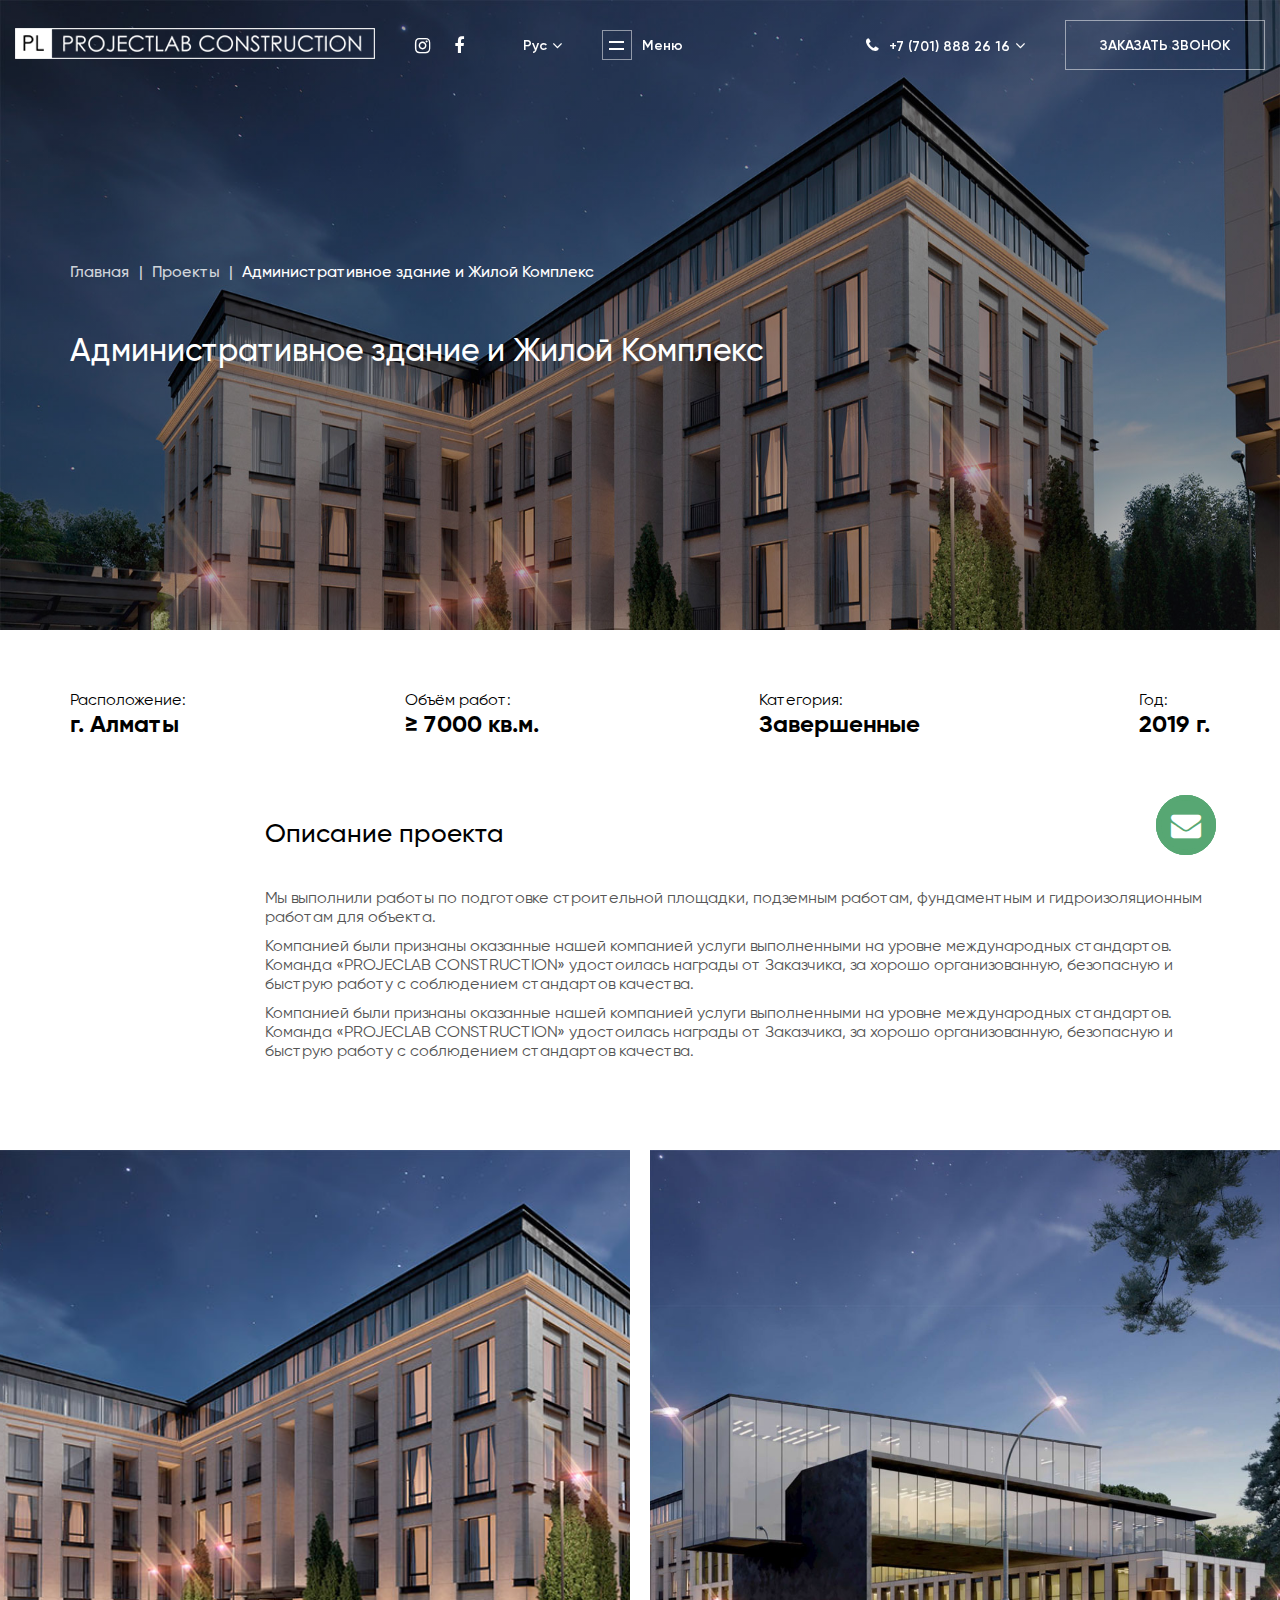
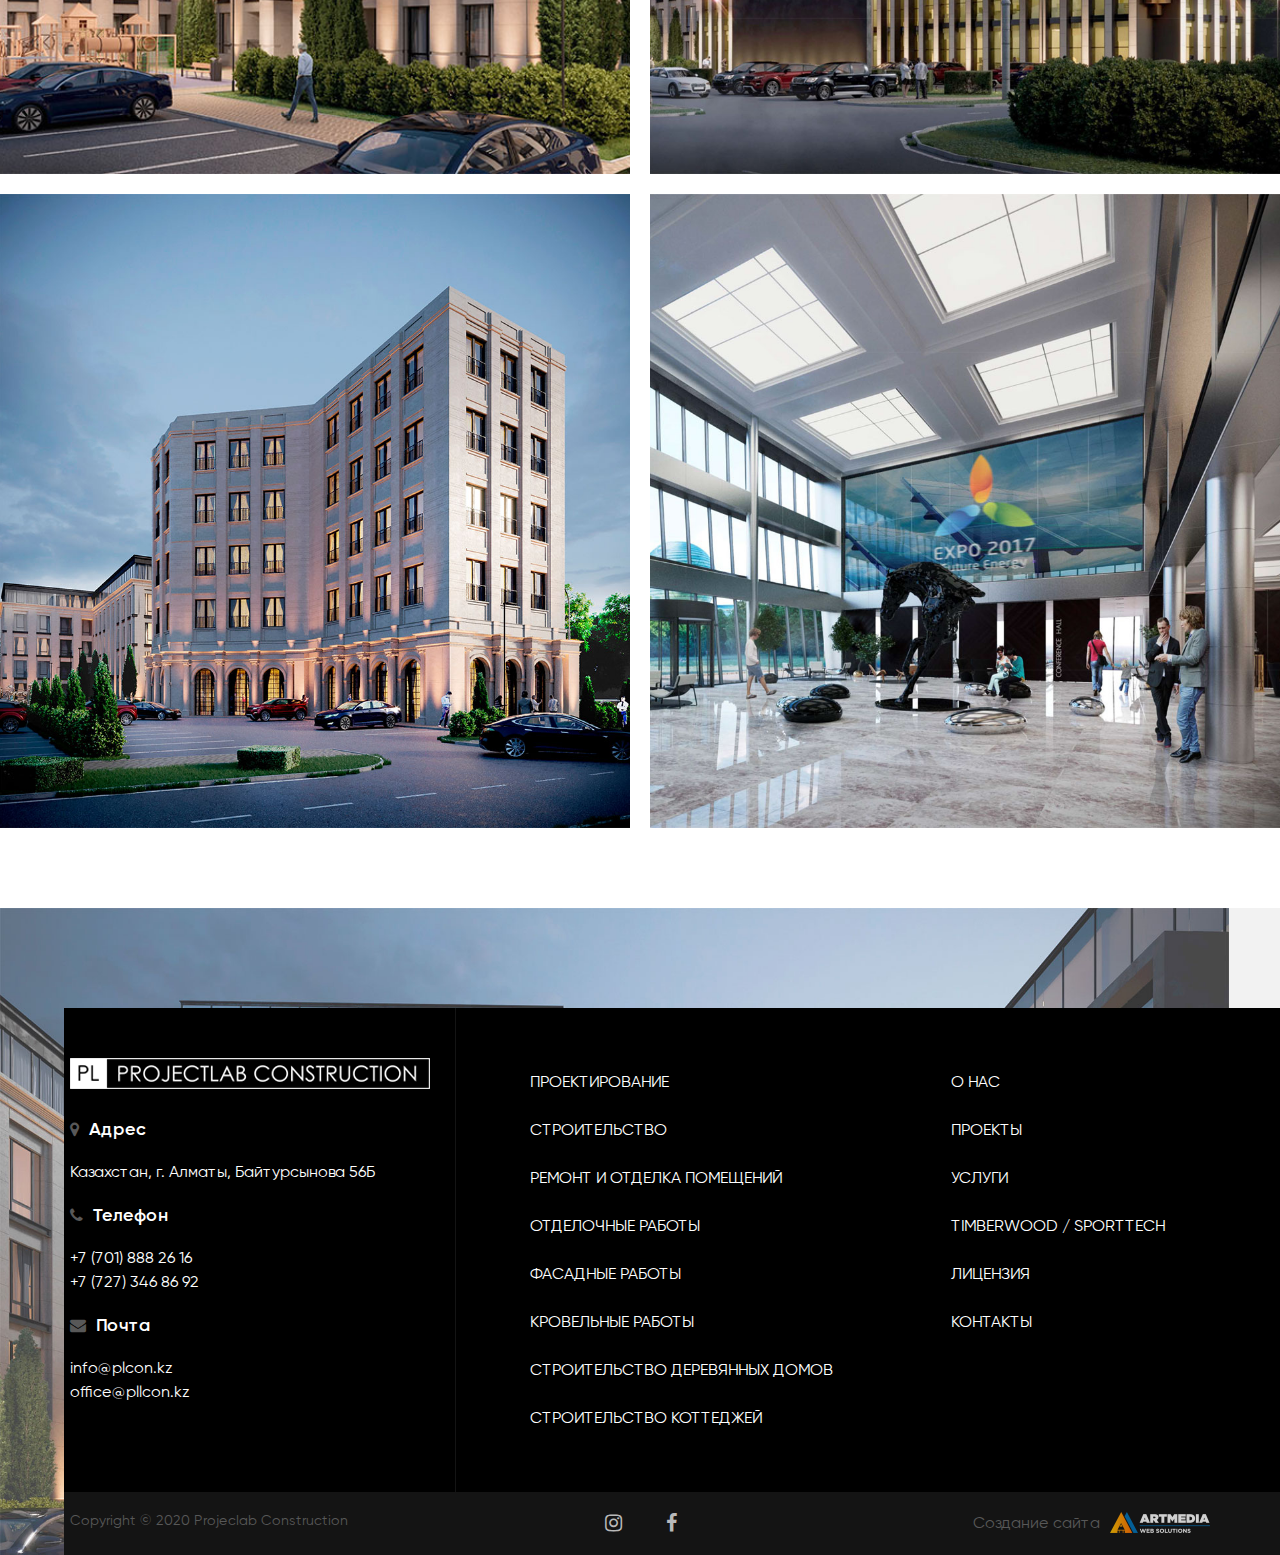
<file: card.html>
<!DOCTYPE html>
<html lang="en">
<head>
    <meta charset="UTF-8">
    <title></title>
    <meta name="viewport" content="width=device-width, initial-scale=1, shrink-to-fit=no">
    <link rel="stylesheet" href="css/template.min.css">
    <link rel="stylesheet" href="css/slick.css">
    <link rel="stylesheet" href="css/slick-theme.css">
    <link rel="stylesheet" href="css/animate.css">
    <link rel="stylesheet" href="css/style.css">
    <link rel="stylesheet" href="css/burger.css">
    <link rel="stylesheet" href="css/font-awesome.min.css">
    <link rel="stylesheet" href="css/jquery.fancybox.min.css">
</head>
<body>
<header class="header">
    <div class="fixed-header">
        <div class="container-fluid">
            <div class="head-row">
                <div class="logo">
                    <a href=""><img src="images/logo.png" alt=""></a>
                </div>
                <div class="head-socials">
                    <a href=""><i class="fa fa-instagram"></i></a>
                    <a href=""><i class="fa fa-facebook-f"></i></a>
                </div>
                <div class="lang">
                    <a href="">Рус </a><i class="fa fa-angle-down"></i>
                    <div class="lang-down">
                        <a href="">Қаз</a>
                        <a href="">Eng</a>
                    </div>
                </div>
                <div class="menu-btn">
                    <div class="box">
                    </div>
                    <div class="open">Меню</div>
                    <div class="close">Закрыть</div>

                </div>
                <div class="phone">
                    <i class="fa fa-phone"></i>
                    <p><a href="tel:+7 (701) 888 26 16">+7 (701) 888 26 16</a></p>
                    <div class="down-icon">
                        <i class="fa fa-angle-down"></i>
                    </div>
                    <div class="phone-down">
                        <div class="close-down hide-desktop">
                            &#10005
                        </div>
                        <p><a href="tel:+7 (701) 888 26 16">+7 (701) 888 26 16</a></p>
                        <p><a href="tel:+7 (701) 888 26 16">+7 (701) 888 26 16</a></p>
                        <p><a href="tel:+7 (701) 888 26 16">+7 (701) 888 26 16</a></p>
                    </div>
                </div>
                <div class="order-call">
                    <a href="">Заказать звонок</a>
                </div>
            </div>
        </div>
    </div>
    <div class="menu-down">
        <div class="menu">
            <ul>
                <li><a href="">О НАС</a></li>
                <li><a href="">ПРОЕКТЫ</a></li>
                <li><a href="">УСЛУГИ</a></li>
                <li><a href="">TIMBERWOOD / SPORTTECH</a></li>
                <li><a href="">ЛИЦЕНЗИЯ</a></li>
                <li><a href="">КОНТАКТЫ</a></li>
            </ul>
        </div>
    </div>
</header>
<div class="page">
    <div class="card-inner-bg inner-bg">
        <div class="container">
            <div class="bread-crumbs">
                <ul>
                    <li><a href="">Главная</a></li>
                    <li>|</li>
                    <li><a href="">Проекты</a></li>
                    <li>|</li>
                    <li>Административное здание и Жилой Комплекс</li>
                </ul>
            </div>
            <div class="inner-title">
                <h1>Административное здание и Жилой Комплекс</h1>
            </div>
        </div>
    </div>
    <div class="white-bg">
        <div class="container">
           <div class="project-row">
               <div class="project-description">
                   <h6>Расположение:</h6>
                   <h4>г. Алматы</h4>
               </div>
               <div class="project-description">
                   <h6>Объём работ:</h6>
                   <h4>≥ 7000 кв.м.</h4>
               </div>
               <div class="project-description">
                   <h6>Категория:</h6>
                   <h4>Завершенные</h4>
               </div>
               <div class="project-description">
                   <h6>Год:</h6>
                   <h4>2019 г.</h4>
               </div>
           </div>
            <div class="row">
                <div class="offset-lg-2 col-sm-10">
                    <div class="about-title m-t">
                        <h2>Описание проекта</h2>
                    </div>
                    <div class="about-text">
                        <p>Мы выполнили работы по подготовке строительной площадки, подземным работам, фундаментным
                            и гидроизоляционным работам для объекта.</p>
                        <p>Компанией были признаны оказанные нашей компанией услуги выполненными на уровне международных стандартов. Команда «PROJECLAB CONSTRUCTION» удостоилась награды от Заказчика, за хорошо организованную, безопасную и быструю работу с соблюдением стандартов качества.</p>
                        <p>Компанией были признаны оказанные нашей компанией услуги выполненными на уровне международных стандартов. Команда «PROJECLAB CONSTRUCTION» удостоилась награды от Заказчика, за хорошо организованную, безопасную и быструю работу с соблюдением стандартов качества.</p>                   </div>
                </div>
            </div>
        </div>
        <div class="card-row">
            <div class="card-item">
                <a href="images/project1.jpg" data-fancybox="group">
                    <img src="images/project1.jpg" alt="">
                </a>
            </div>
            <div class="card-item">
                <a href="images/project2.jpg" data-fancybox="group">
                    <img src="images/project2.jpg" alt="">
                </a>
            </div>
            <div class="card-item">
                <a href="images/project3.jpg" data-fancybox="group">
                    <img src="images/project3.jpg" alt="">
                </a>
            </div>
            <div class="card-item">
                <a href="images/project4.jpg" data-fancybox="group">
                    <img src="images/project4.jpg" alt="">
                </a>
            </div>
        </div>


    </div>
</div>
<footer class="footer">
    <div class="top-footer">
        <div class="container">
            <div class="fot-row">
                <div class="fot-item b-r">
                    <div class="fot-logo">
                        <a href="">
                            <img src="images/logo.png" alt="">
                        </a>
                    </div>
                    <div class="fot-contact">
                        <div class="title">
                            <i class="fa fa-map-marker"></i>
                            <h6>Адрес</h6>
                        </div>
                        <p>Казахстан, г. Алматы, Байтурсынова 56Б</p>
                    </div>
                    <div class="fot-contact">
                        <div class="title">
                            <i class="fa fa-phone"></i>
                            <h6>Телефон</h6>
                        </div>
                        <p><a href="tel:+7 (701) 888 26 16">+7 (701) 888 26 16</a></p>
                        <p><a href="tel:+7 (727) 346 86 92">+7 (727) 346 86 92</a></p>
                    </div>
                    <div class="fot-contact">
                        <div class="title">
                            <i class="fa fa-envelope"></i>
                            <h6>Почта</h6>
                        </div>
                        <p><a href="mailto:info@plcon.kz">info@plcon.kz</a></p>
                        <p><a href="mailto:office@pllcon.kz">office@pllcon.kz</a></p>
                    </div>
                </div>
                <div class="fot-item fot-list">
                    <ul>
                        <li><a href="">Проектирование</a></li>
                        <li><a href="">Строительство</a></li>
                        <li><a href="">Ремонт и отделка помещений</a></li>
                        <li><a href="">Отделочные работы</a></li>
                        <li><a href="">Фасадные работы</a></li>
                        <li><a href="">Кровельные работы</a></li>
                        <li><a href="">Строительство деревянных домов</a></li>
                        <li><a href="">Строительство коттеджей</a></li>
                    </ul>
                </div>
                <div class="fot-item fot-list">
                    <ul>
                        <li><a href="">О НАС</a></li>
                        <li><a href="">ПРОЕКТЫ</a></li>
                        <li><a href="">УСЛУГИ</a></li>
                        <li><a href="">TIMBERWOOD / SPORTTECH</a></li>
                        <li><a href="">ЛИЦЕНЗИЯ</a></li>
                        <li><a href="">КОНТАКТЫ</a></li>
                    </ul>
                </div>
            </div>
        </div>
    </div>
    <div class="bot-footer">
        <div class="container">
            <div class="fot-row">
                <div class="copyright">
                    Copyright © 2020 Projeclab Construction
                </div>
                <div class="fot-socials">
                    <a href=""><i class="fa fa-instagram"></i></a>
                    <a href=""><i class="fa fa-facebook-f"></i></a>
                </div>
                <div class="comp-link">
                    <a href="">Создание сайта <img src="images/comp.png" alt=""></a>
                </div>
            </div>
        </div>
    </div>
</footer>
<div class="call--btn call-btn">
    <a href="">
        <i class="fa fa-envelope"></i>
    </a>
</div>
<div class="overlay">
    <div class="modal-success">
        <div class="close-modal">
            ✕
        </div>
        <h5>Ваш запрос успешно отправлен!</h5>
    </div>
    <div class="call-modal">
        <div class="close-modal">
            ✕
        </div>
        <h3>Оставить заявку</h3>
        <form action="">
            <div class="main-input">
                <input type="text" placeholder="Ваше имя">
            </div>
            <div class="main-input">

                <input type="text" class="tel" placeholder="Телефон" im-insert="true">
            </div>
            <div class="captcha">

            </div>

            <div class="send-btn">
                <input type="submit" value="Отправить">
            </div>


        </form>
    </div>
</div>
</body>
<script src="js/jquery-3.2.1.min.js"></script>
<script src="js/jquery.fancybox.min.js"></script>
<script src="js/jquery.inputmask.bundle.js"></script>
<script src="js/bootstrap.min.js"></script>
<script src="js/wow.min.js"></script>
<script src="js/slick.min.js"></script>
<script src="js/main.js"></script>
</html>
</file>
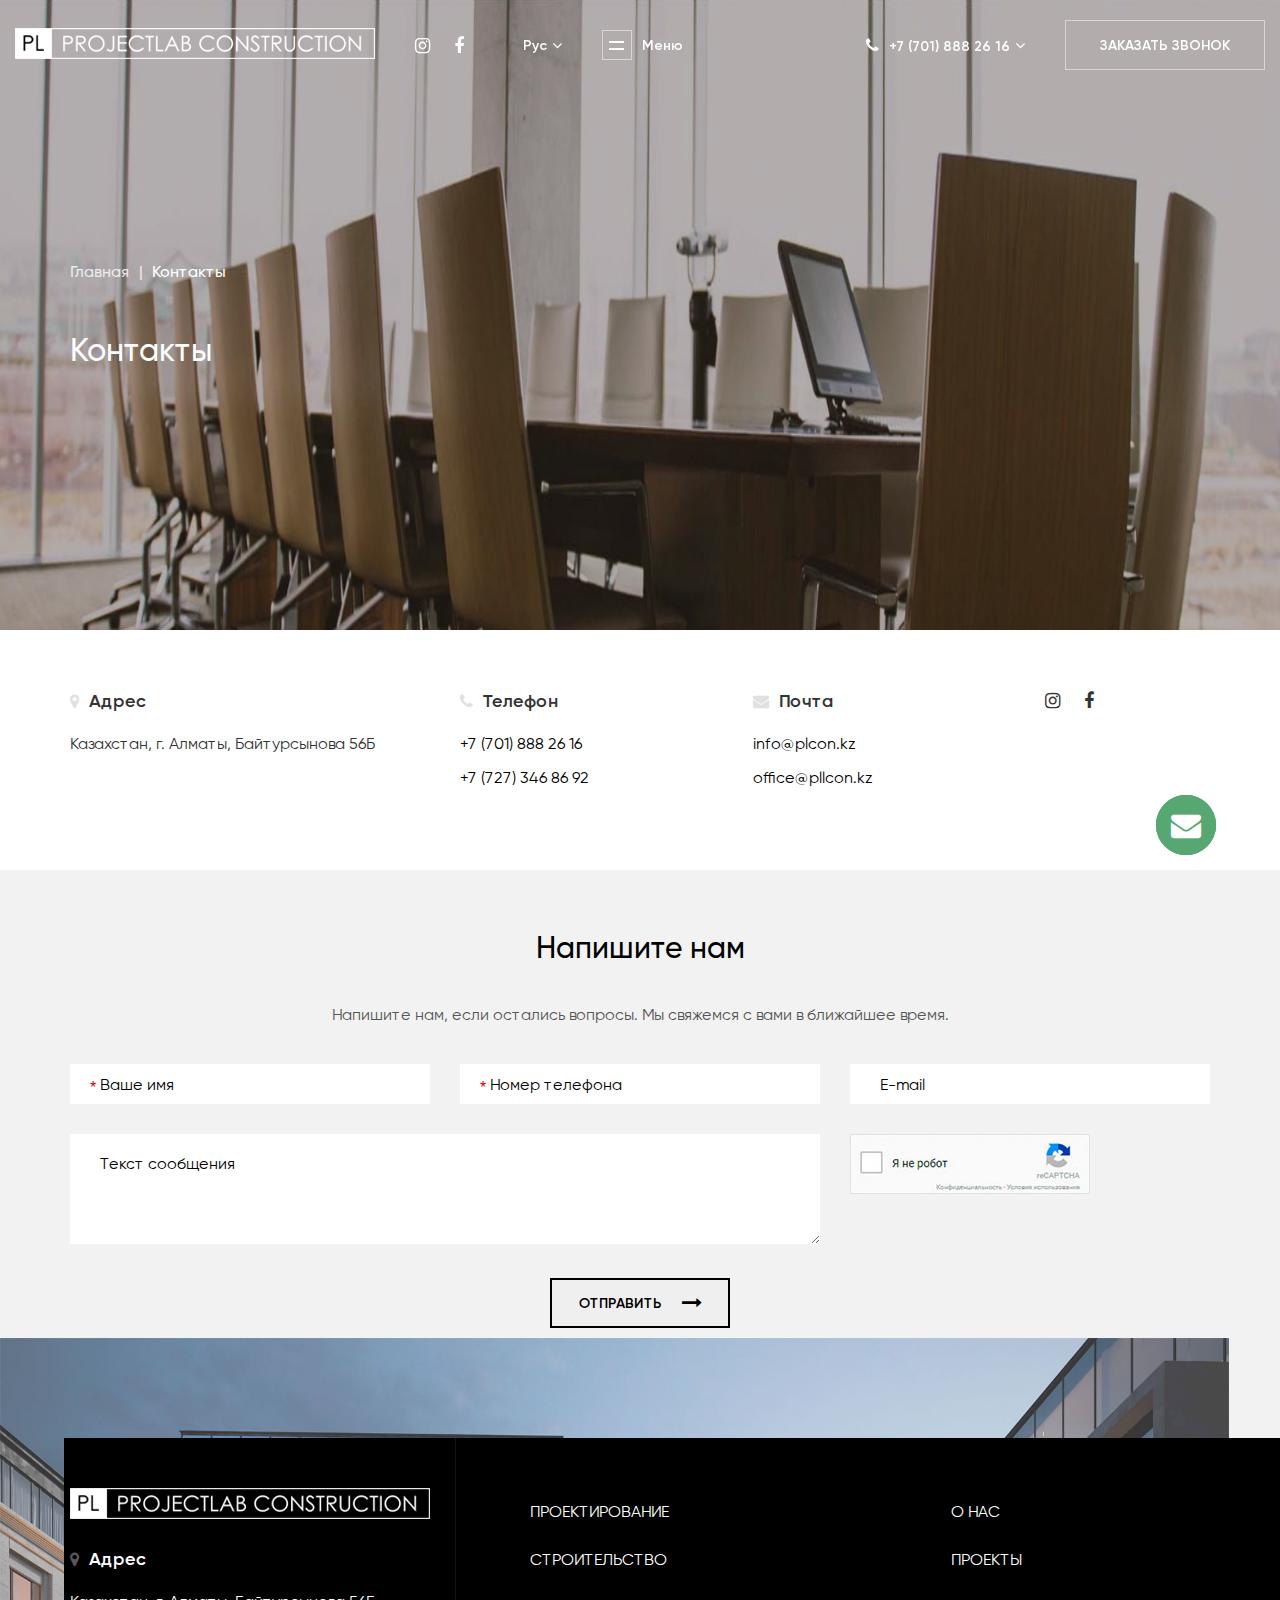
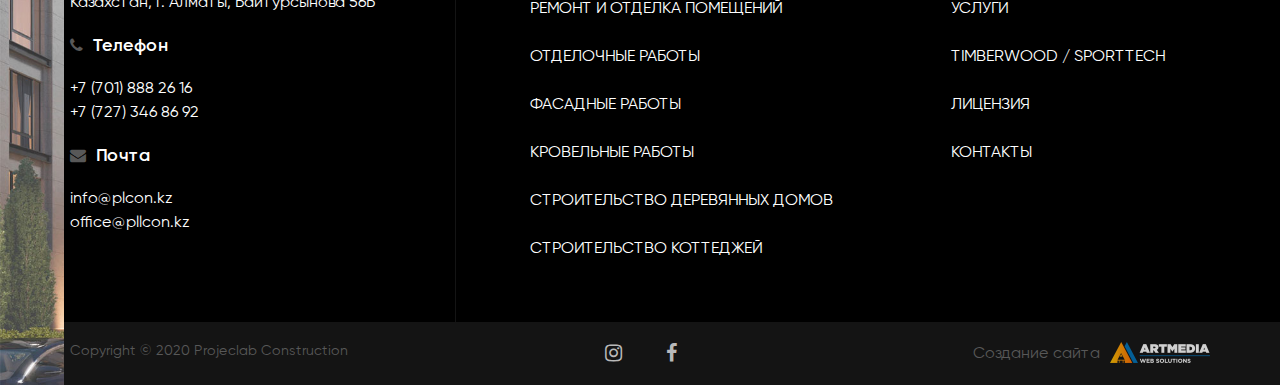
<file: contacts.html>
<!DOCTYPE html>
<html lang="en">
<head>
    <meta charset="UTF-8">
    <title></title>
    <meta name="viewport" content="width=device-width, initial-scale=1, shrink-to-fit=no">
    <link rel="stylesheet" href="css/template.min.css">
    <link rel="stylesheet" href="css/slick.css">
    <link rel="stylesheet" href="css/slick-theme.css">
    <link rel="stylesheet" href="css/animate.css">
    <link rel="stylesheet" href="css/style.css">
    <link rel="stylesheet" href="css/burger.css">
    <link rel="stylesheet" href="css/font-awesome.min.css">
    <link rel="stylesheet" href="css/jquery.fancybox.min.css">
</head>
<body>
<header class="header">
    <div class="fixed-header">
        <div class="container-fluid">
            <div class="head-row">
                <div class="logo">
                    <a href=""><img src="images/logo.png" alt=""></a>
                </div>
                <div class="head-socials">
                    <a href=""><i class="fa fa-instagram"></i></a>
                    <a href=""><i class="fa fa-facebook-f"></i></a>
                </div>
                <div class="lang">
                    <a href="">Рус </a><i class="fa fa-angle-down"></i>
                    <div class="lang-down">
                        <a href="">Қаз</a>
                        <a href="">Eng</a>
                    </div>
                </div>
                <div class="menu-btn">
                    <div class="box">
                    </div>
                    <div class="open">Меню</div>
                    <div class="close">Закрыть</div>

                </div>
                <div class="phone">
                    <i class="fa fa-phone"></i>
                    <p><a href="tel:+7 (701) 888 26 16">+7 (701) 888 26 16</a></p>
                    <div class="down-icon">
                        <i class="fa fa-angle-down"></i>
                    </div>
                    <div class="phone-down">
                        <div class="close-down hide-desktop">
                            &#10005
                        </div>
                        <p><a href="tel:+7 (701) 888 26 16">+7 (701) 888 26 16</a></p>
                        <p><a href="tel:+7 (701) 888 26 16">+7 (701) 888 26 16</a></p>
                        <p><a href="tel:+7 (701) 888 26 16">+7 (701) 888 26 16</a></p>
                    </div>
                </div>
                <div class="order-call">
                    <a href="">Заказать звонок</a>
                </div>
            </div>
        </div>
    </div>
    <div class="menu-down">
        <div class="menu">
            <ul>
                <li><a href="">О НАС</a></li>
                <li><a href="">ПРОЕКТЫ</a></li>
                <li><a href="">УСЛУГИ</a></li>
                <li><a href="">TIMBERWOOD / SPORTTECH</a></li>
                <li><a href="">ЛИЦЕНЗИЯ</a></li>
                <li><a href="">КОНТАКТЫ</a></li>
            </ul>
        </div>
    </div>
</header>
<div class="page">
    <div class="contacts-inner-bg inner-bg">
        <div class="container">
            <div class="bread-crumbs">
                <ul>
                    <li><a href="">Главная</a></li>
                    <li>|</li>
                    <li>Контакты</li>
                </ul>
            </div>
            <div class="inner-title">
                <h1>Контакты</h1>
            </div>
        </div>
    </div>
    <div class="white-bg">
        <div class="container">
            <div class="row">
                <div class="col-sm-4">
                    <div class="contact-item">
                        <div class="title">
                            <i class="fa fa-map-marker"></i>
                            <h6>Адрес</h6>
                        </div>
                        <p>Казахстан, г. Алматы, Байтурсынова 56Б</p>
                    </div>
                </div>
                <div class="col-sm-3">
                    <div class="contact-item">
                        <div class="title">
                            <i class="fa fa-phone"></i>
                            <h6>Телефон</h6>
                        </div>
                        <p><a href="tel:+7 (701) 888 26 16">+7 (701) 888 26 16</a></p>
                        <p><a href="tel:+7 (727) 346 86 92">+7 (727) 346 86 92</a></p>
                    </div>
                </div>
                <div class="col-sm-3">
                    <div class="contact-item">
                        <div class="title">
                            <i class="fa fa-envelope"></i>
                            <h6>Почта</h6>
                        </div>
                        <p><a href="mailto:info@plcon.kz">info@plcon.kz</a></p>
                        <p><a href="mailto:office@pllcon.kz">office@pllcon.kz</a></p>
                    </div>
                </div>
                <div class="col-sm-2">
                    <div class="contact-socials">
                        <a href=""><i class="fa fa-instagram"></i></a>
                        <a href=""><i class="fa fa-facebook-f"></i></a>
                    </div>
                </div>
            </div>
        </div>
    </div>
    <div class="map">
        <script type="text/javascript" charset="utf-8" async src="https://api-maps.yandex.ru/services/constructor/1.0/js/?um=constructor%3Aff9a305970919de05584f16e3731e4e61e97e3b2f05fa496ed0d9ddafde931e6&amp;width=500&amp;height=400&amp;lang=ru_RU&amp;scroll=true"></script>
    </div>
    <div class="grey-bg">
        <div class="container">
            <div class="contact-title">
                <h3>Напишите нам</h3>
            </div>
            <div class="contact-text">
                <p>Напишите нам, если остались вопросы. Мы свяжемся с вами в ближайшее время.</p>
            </div>
            <form action="" class="contact-form">
                <div class="row">
                    <div class="col-lg-4 col-md-6 required">
                        <input type="text" placeholder="Ваше имя" class="">
                        <span>*</span>
                    </div>
                    <div class="col-lg-4 col-md-6 required">
                        <input type="text" placeholder="Номер телефона" class="tel ">
                        <span>*</span>
                    </div>
                    <div class="col-lg-4 col-md-6">
                        <input type="text" placeholder="E-mail">
                    </div>
                    <div class="col-lg-8 col-md-6">
                        <textarea name="" id="" placeholder="Текст сообщения"></textarea>
                    </div>
                    <div class="col-lg-4 col-md-6">
                        <img src="images/captcha.jpg" alt="">
                    </div>
                    <div class="col-lg-12">
                        <div class="send-btn">
                            <button type="submit"><span>Отправить <i class="fa fa-long-arrow-right"></i></span></button>
                        </div>
                    </div>
                </div>
            </form>
        </div>

    </div>
</div>
<footer class="footer">
    <div class="top-footer">
        <div class="container">
            <div class="fot-row">
                <div class="fot-item b-r">
                    <div class="fot-logo">
                        <a href="">
                            <img src="images/logo.png" alt="">
                        </a>
                    </div>
                    <div class="fot-contact">
                        <div class="title">
                            <i class="fa fa-map-marker"></i>
                            <h6>Адрес</h6>
                        </div>
                        <p>Казахстан, г. Алматы, Байтурсынова 56Б</p>
                    </div>
                    <div class="fot-contact">
                        <div class="title">
                            <i class="fa fa-phone"></i>
                            <h6>Телефон</h6>
                        </div>
                        <p><a href="tel:+7 (701) 888 26 16">+7 (701) 888 26 16</a></p>
                        <p><a href="tel:+7 (727) 346 86 92">+7 (727) 346 86 92</a></p>
                    </div>
                    <div class="fot-contact">
                        <div class="title">
                            <i class="fa fa-envelope"></i>
                            <h6>Почта</h6>
                        </div>
                        <p><a href="mailto:info@plcon.kz">info@plcon.kz</a></p>
                        <p><a href="mailto:office@pllcon.kz">office@pllcon.kz</a></p>
                    </div>
                </div>
                <div class="fot-item fot-list">
                    <ul>
                        <li><a href="">Проектирование</a></li>
                        <li><a href="">Строительство</a></li>
                        <li><a href="">Ремонт и отделка помещений</a></li>
                        <li><a href="">Отделочные работы</a></li>
                        <li><a href="">Фасадные работы</a></li>
                        <li><a href="">Кровельные работы</a></li>
                        <li><a href="">Строительство деревянных домов</a></li>
                        <li><a href="">Строительство коттеджей</a></li>
                    </ul>
                </div>
                <div class="fot-item fot-list">
                    <ul>
                        <li><a href="">О НАС</a></li>
                        <li><a href="">ПРОЕКТЫ</a></li>
                        <li><a href="">УСЛУГИ</a></li>
                        <li><a href="">TIMBERWOOD / SPORTTECH</a></li>
                        <li><a href="">ЛИЦЕНЗИЯ</a></li>
                        <li><a href="">КОНТАКТЫ</a></li>
                    </ul>
                </div>
            </div>
        </div>
    </div>
    <div class="bot-footer">
        <div class="container">
            <div class="fot-row">
                <div class="copyright">
                    Copyright © 2020 Projeclab Construction
                </div>
                <div class="fot-socials">
                    <a href=""><i class="fa fa-instagram"></i></a>
                    <a href=""><i class="fa fa-facebook-f"></i></a>
                </div>
                <div class="comp-link">
                    <a href="">Создание сайта <img src="images/comp.png" alt=""></a>
                </div>
            </div>
        </div>
    </div>
</footer>
<div class="call--btn call-btn">
    <a href="">
        <i class="fa fa-envelope"></i>
    </a>
</div>
<div class="overlay">
    <div class="modal-success">
        <div class="close-modal">
            ✕
        </div>
        <h5>Ваш запрос успешно отправлен!</h5>
    </div>
    <div class="call-modal">
        <div class="close-modal">
            ✕
        </div>
        <h3>Оставить заявку</h3>
        <form action="">
            <div class="main-input">
                <input type="text" placeholder="Ваше имя">
            </div>
            <div class="main-input">

                <input type="text" class="tel" placeholder="Телефон" im-insert="true">
            </div>
            <div class="captcha">

            </div>

            <div class="send-btn">
                <input type="submit" value="Отправить">
            </div>


        </form>
    </div>
</div>
</body>
<script src="js/jquery-3.2.1.min.js"></script>
<script src="js/jquery.fancybox.min.js"></script>
<script src="js/jquery.inputmask.bundle.js"></script>
<script src="js/bootstrap.min.js"></script>
<script src="js/wow.min.js"></script>
<script src="js/slick.min.js"></script>
<script src="js/main.js"></script>
</html>
</file>
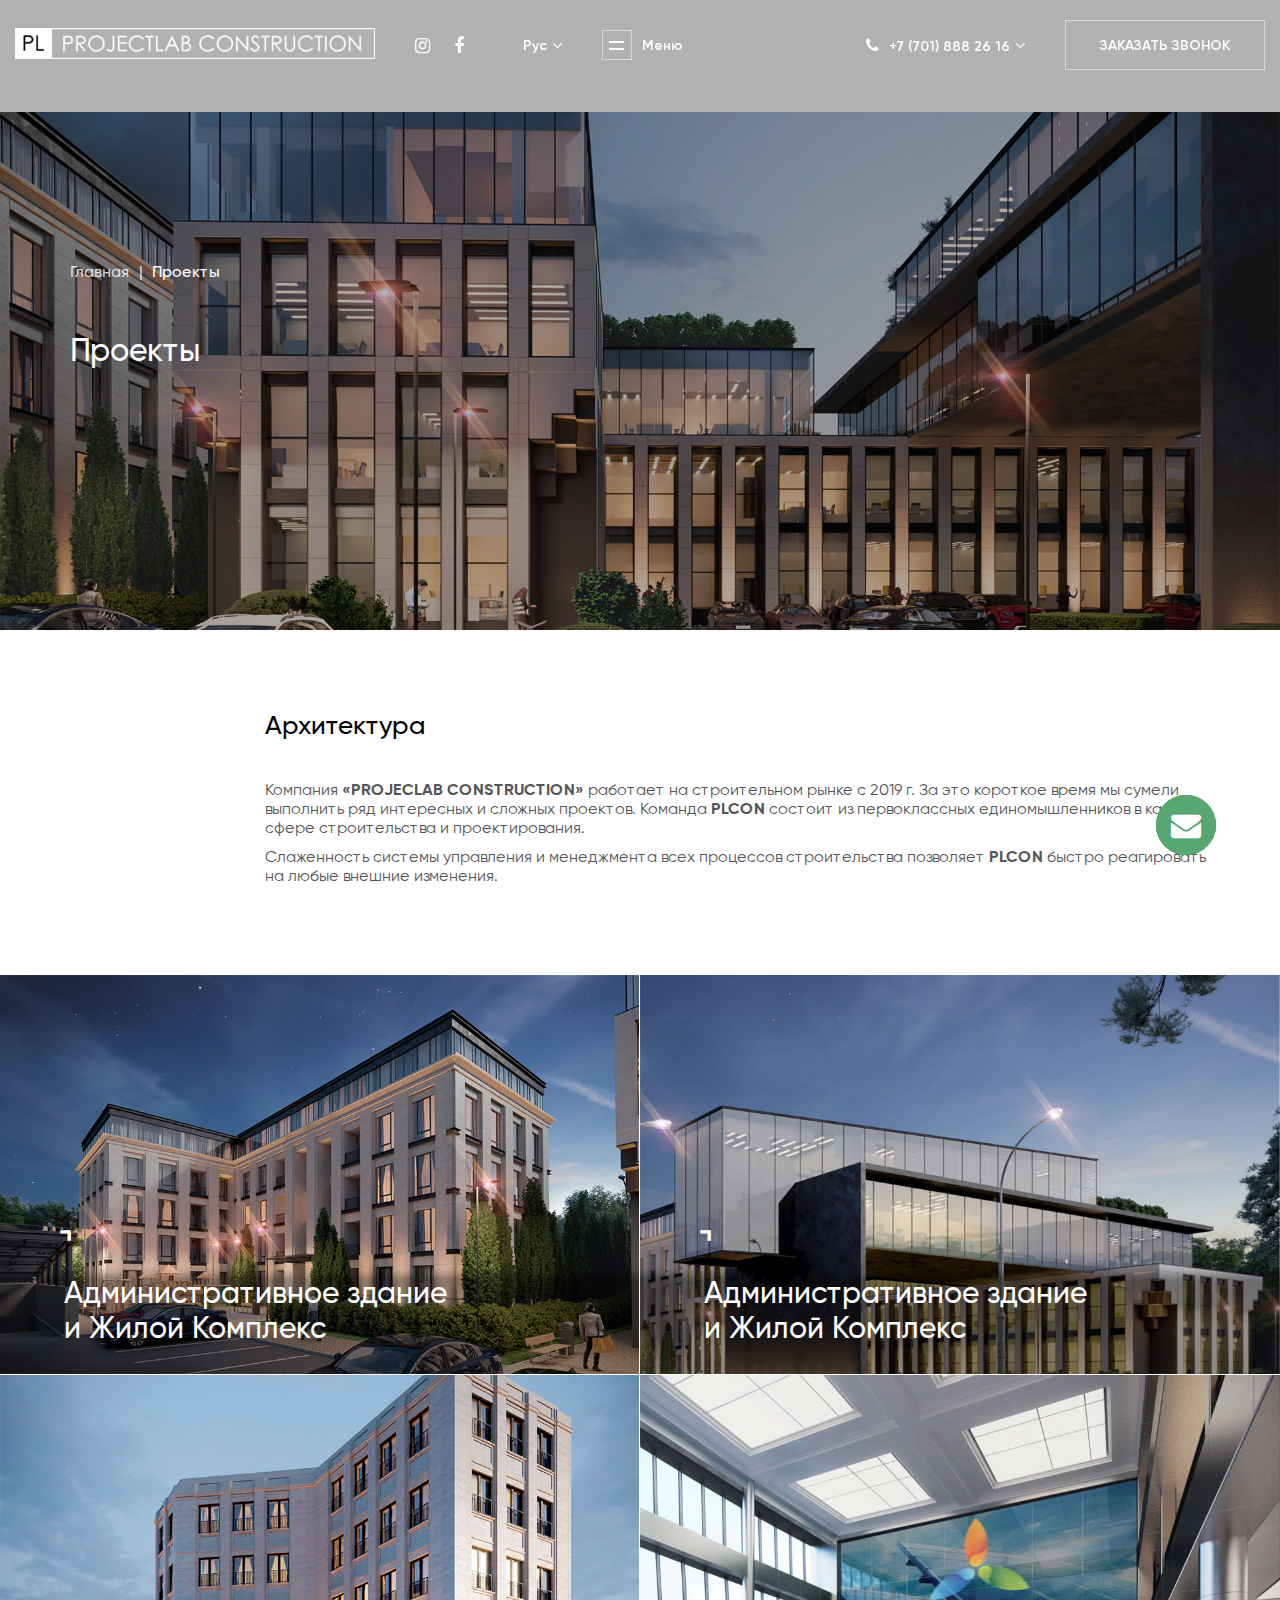
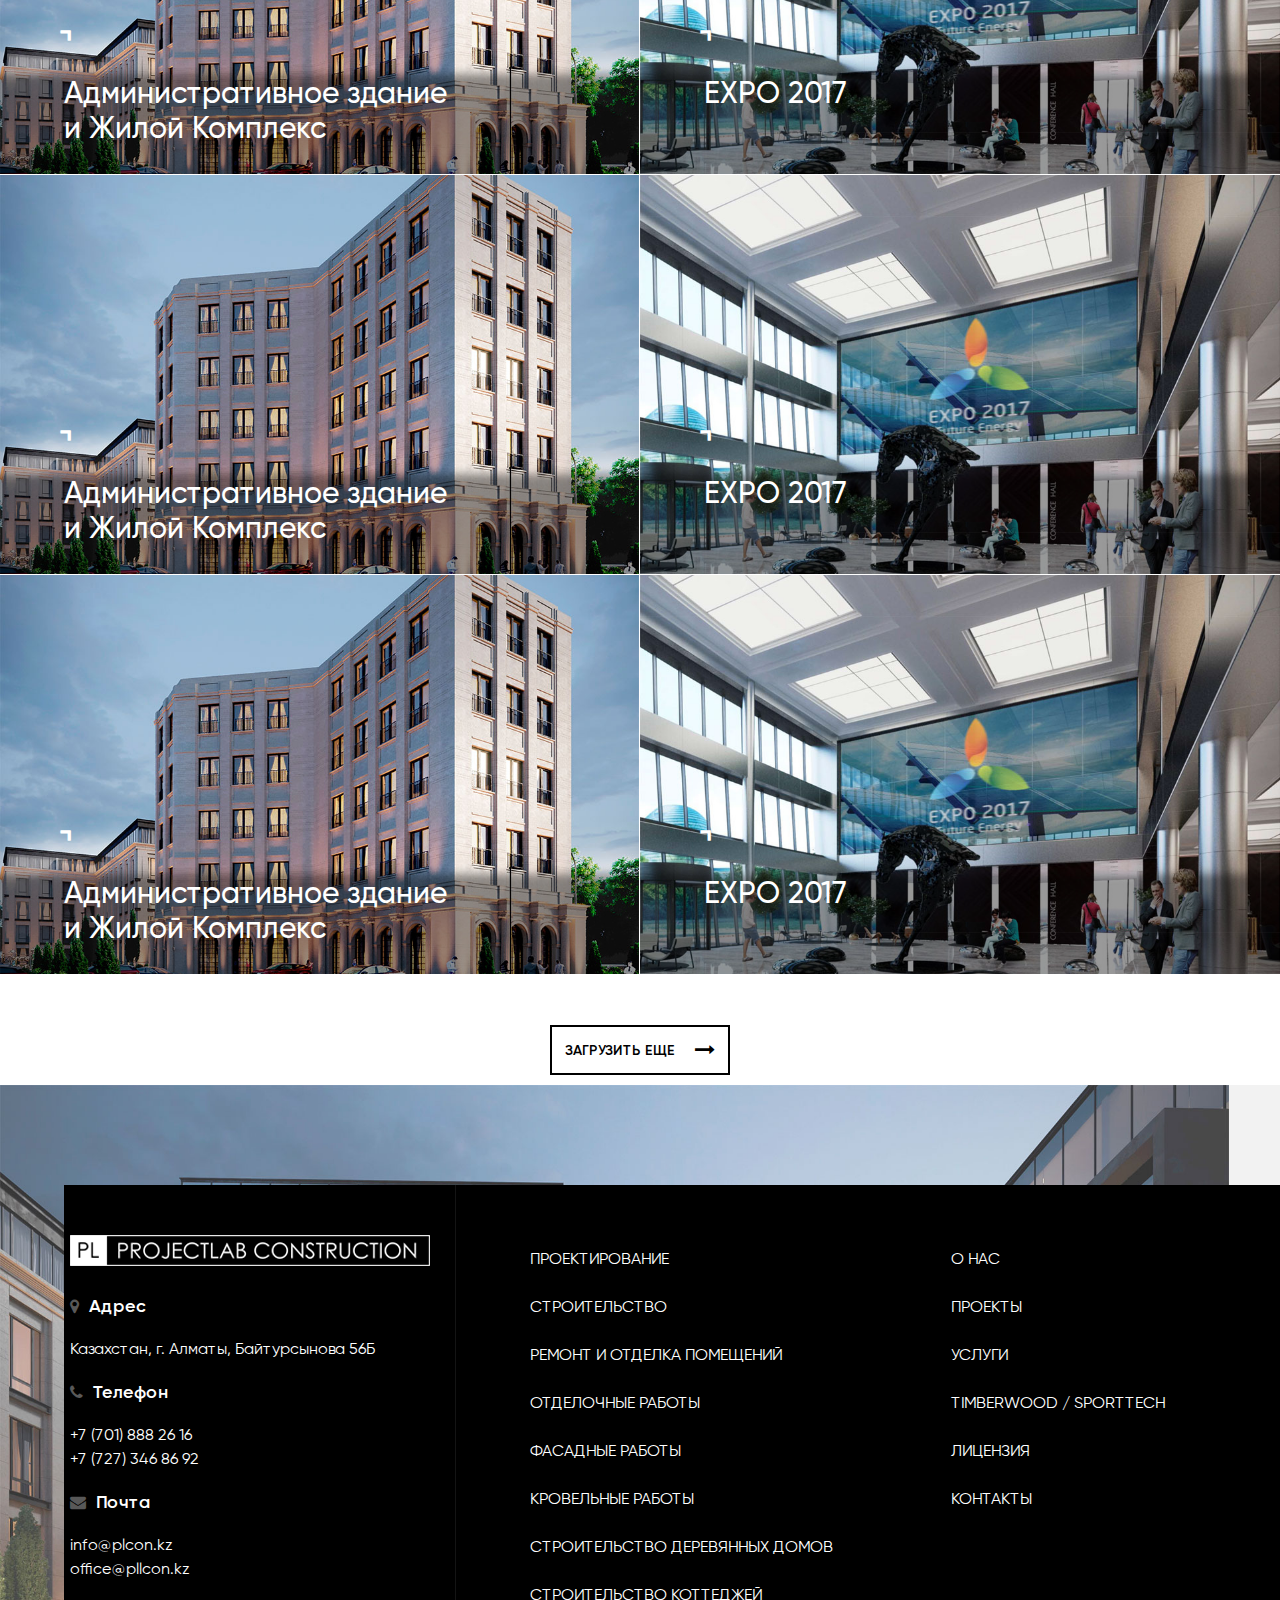
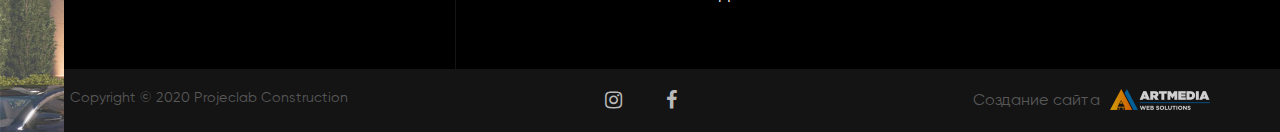
<file: projects.html>
<!DOCTYPE html>
<html lang="en">
<head>
    <meta charset="UTF-8">
    <title></title>
    <meta name="viewport" content="width=device-width, initial-scale=1, shrink-to-fit=no">
    <link rel="stylesheet" href="css/template.min.css">
    <link rel="stylesheet" href="css/slick.css">
    <link rel="stylesheet" href="css/slick-theme.css">
    <link rel="stylesheet" href="css/animate.css">
    <link rel="stylesheet" href="css/style.css">
    <link rel="stylesheet" href="css/burger.css">
    <link rel="stylesheet" href="css/font-awesome.min.css">
    <link rel="stylesheet" href="css/jquery.fancybox.min.css">
</head>
<body>
<header class="header">
    <div class="fixed-header">
        <div class="container-fluid">
            <div class="head-row">
                <div class="logo">
                    <a href=""><img src="images/logo.png" alt=""></a>
                </div>
                <div class="head-socials">
                    <a href=""><i class="fa fa-instagram"></i></a>
                    <a href=""><i class="fa fa-facebook-f"></i></a>
                </div>
                <div class="lang">
                    <a href="">Рус </a><i class="fa fa-angle-down"></i>
                    <div class="lang-down">
                        <a href="">Қаз</a>
                        <a href="">Eng</a>
                    </div>
                </div>
                <div class="menu-btn">
                    <div class="box">
                    </div>
                    <div class="open">Меню</div>
                    <div class="close">Закрыть</div>

                </div>
                <div class="phone">
                    <i class="fa fa-phone"></i>
                    <p><a href="tel:+7 (701) 888 26 16">+7 (701) 888 26 16</a></p>
                    <div class="down-icon">
                        <i class="fa fa-angle-down"></i>
                    </div>
                    <div class="phone-down">
                        <div class="close-down hide-desktop">
                            &#10005
                        </div>
                        <p><a href="tel:+7 (701) 888 26 16">+7 (701) 888 26 16</a></p>
                        <p><a href="tel:+7 (701) 888 26 16">+7 (701) 888 26 16</a></p>
                        <p><a href="tel:+7 (701) 888 26 16">+7 (701) 888 26 16</a></p>
                    </div>
                </div>
                <div class="order-call">
                    <a href="">Заказать звонок</a>
                </div>
            </div>
        </div>
    </div>
    <div class="menu-down">
        <div class="menu">
            <ul>
                <li><a href="">О НАС</a></li>
                <li><a href="">ПРОЕКТЫ</a></li>
                <li><a href="">УСЛУГИ</a></li>
                <li><a href="">TIMBERWOOD / SPORTTECH</a></li>
                <li><a href="">ЛИЦЕНЗИЯ</a></li>
                <li><a href="">КОНТАКТЫ</a></li>
            </ul>
        </div>
    </div>
</header>
<div class="page">
    <div class="about-inner-bg inner-bg">
        <div class="container">
            <div class="bread-crumbs">
                <ul>
                    <li><a href="">Главная</a></li>
                    <li>|</li>
                    <li>Проекты</li>
                </ul>
            </div>
            <div class="inner-title">
                <h1>Проекты</h1>
            </div>
        </div>
    </div>
    <div class="white-bg">
        <div class="container">
            <div class="row">
                <div class="offset-lg-2 col-sm-10">
                    <div class="about-title">
                        <h2>Архитектура</h2>
                    </div>
                    <div class="about-text">
                        <p>Компания <strong>«PROJECLAB CONSTRUCTION»</strong> работает на строительном рынке с 2019 г. За это короткое время
                            мы сумели выполнить ряд интересных и сложных проектов. Команда <strong>PLCON</strong> состоит из первоклассных
                            единомышленников в каждой сфере строительства и проектирования.</p>

                        <p>Слаженность системы управления и менеджмента всех процессов строительства позволяет <strong>PLCON</strong> быстро
                            реагировать на любые внешние изменения.</p>


                    </div>
                </div>
            </div>
        </div>
        <div class="project-row">
            <div class="project-item">
                <a href="">
                    <img src="images/project1.jpg" alt="">
                    <div class="caption">
                        <i class="fa fa-chevron-right"></i>
                        <h3>Административное здание <br>
                            и Жилой Комплекс</h3>
                    </div>
                </a>
            </div>
            <div class="project-item">
                <a href="">
                    <img src="images/project2.jpg" alt="">
                    <div class="caption">
                        <i class="fa fa-chevron-right"></i>
                        <h3>Административное здание <br>
                            и Жилой Комплекс</h3>
                    </div>
                </a>
            </div>
            <div class="project-item">
                <a href="">
                    <img src="images/project3.jpg" alt="">
                    <div class="caption">
                        <i class="fa fa-chevron-right"></i>
                        <h3>Административное здание <br>
                            и Жилой Комплекс</h3>
                    </div>
                </a>
            </div>
            <div class="project-item">
                <a href="">
                    <img src="images/project4.jpg" alt="">
                    <div class="caption">
                        <i class="fa fa-chevron-right"></i>
                        <h3>EXPO 2017</h3>
                    </div>
                </a>
            </div>
            <div class="project-item">
                <a href="">
                    <img src="images/project3.jpg" alt="">
                    <div class="caption">
                        <i class="fa fa-chevron-right"></i>
                        <h3>Административное здание <br>
                            и Жилой Комплекс</h3>
                    </div>
                </a>
            </div>
            <div class="project-item">
                <a href="">
                    <img src="images/project4.jpg" alt="">
                    <div class="caption">
                        <i class="fa fa-chevron-right"></i>
                        <h3>EXPO 2017</h3>
                    </div>
                </a>
            </div>
            <div class="project-item">
                <a href="">
                    <img src="images/project3.jpg" alt="">
                    <div class="caption">
                        <i class="fa fa-chevron-right"></i>
                        <h3>Административное здание <br>
                            и Жилой Комплекс</h3>
                    </div>
                </a>
            </div>
            <div class="project-item">
                <a href="">
                    <img src="images/project4.jpg" alt="">
                    <div class="caption">
                        <i class="fa fa-chevron-right"></i>
                        <h3>EXPO 2017</h3>
                    </div>
                </a>
            </div>
        </div>
        <div class="all-services mt-sm">
            <a href=""><span>Загрузить еще<i class="fa fa-long-arrow-right"></i></span></a>
        </div>
    </div>
</div>
<footer class="footer">
    <div class="top-footer">
        <div class="container">
            <div class="fot-row">
                <div class="fot-item b-r">
                    <div class="fot-logo">
                        <a href="">
                            <img src="images/logo.png" alt="">
                        </a>
                    </div>
                    <div class="fot-contact">
                        <div class="title">
                            <i class="fa fa-map-marker"></i>
                            <h6>Адрес</h6>
                        </div>
                        <p>Казахстан, г. Алматы, Байтурсынова 56Б</p>
                    </div>
                    <div class="fot-contact">
                        <div class="title">
                            <i class="fa fa-phone"></i>
                            <h6>Телефон</h6>
                        </div>
                        <p><a href="tel:+7 (701) 888 26 16">+7 (701) 888 26 16</a></p>
                        <p><a href="tel:+7 (727) 346 86 92">+7 (727) 346 86 92</a></p>
                    </div>
                    <div class="fot-contact">
                        <div class="title">
                            <i class="fa fa-envelope"></i>
                            <h6>Почта</h6>
                        </div>
                        <p><a href="mailto:info@plcon.kz">info@plcon.kz</a></p>
                        <p><a href="mailto:office@pllcon.kz">office@pllcon.kz</a></p>
                    </div>
                </div>
                <div class="fot-item fot-list">
                    <ul>
                        <li><a href="">Проектирование</a></li>
                        <li><a href="">Строительство</a></li>
                        <li><a href="">Ремонт и отделка помещений</a></li>
                        <li><a href="">Отделочные работы</a></li>
                        <li><a href="">Фасадные работы</a></li>
                        <li><a href="">Кровельные работы</a></li>
                        <li><a href="">Строительство деревянных домов</a></li>
                        <li><a href="">Строительство коттеджей</a></li>
                    </ul>
                </div>
                <div class="fot-item fot-list">
                    <ul>
                        <li><a href="">О НАС</a></li>
                        <li><a href="">ПРОЕКТЫ</a></li>
                        <li><a href="">УСЛУГИ</a></li>
                        <li><a href="">TIMBERWOOD / SPORTTECH</a></li>
                        <li><a href="">ЛИЦЕНЗИЯ</a></li>
                        <li><a href="">КОНТАКТЫ</a></li>
                    </ul>
                </div>
            </div>
        </div>
    </div>
    <div class="bot-footer">
        <div class="container">
            <div class="fot-row">
                <div class="copyright">
                    Copyright © 2020 Projeclab Construction
                </div>
                <div class="fot-socials">
                    <a href=""><i class="fa fa-instagram"></i></a>
                    <a href=""><i class="fa fa-facebook-f"></i></a>
                </div>
                <div class="comp-link">
                    <a href="">Создание сайта <img src="images/comp.png" alt=""></a>
                </div>
            </div>
        </div>
    </div>
</footer>
<div class="call--btn call-btn">
    <a href="">
        <i class="fa fa-envelope"></i>
    </a>
</div>
<div class="overlay">
    <div class="modal-success">
        <div class="close-modal">
            ✕
        </div>
        <h5>Ваш запрос успешно отправлен!</h5>
    </div>
    <div class="call-modal">
        <div class="close-modal">
            ✕
        </div>
        <h3>Оставить заявку</h3>
        <form action="">
            <div class="main-input">
                <input type="text" placeholder="Ваше имя">
            </div>
            <div class="main-input">

                <input type="text" class="tel" placeholder="Телефон" im-insert="true">
            </div>
            <div class="captcha">

            </div>

            <div class="send-btn">
                <input type="submit" value="Отправить">
            </div>


        </form>
    </div>
</div>
</body>
<script src="js/jquery-3.2.1.min.js"></script>
<script src="js/jquery.fancybox.min.js"></script>
<script src="js/jquery.inputmask.bundle.js"></script>
<script src="js/bootstrap.min.js"></script>
<script src="js/wow.min.js"></script>
<script src="js/slick.min.js"></script>
<script src="js/main.js"></script>
</html>
</file>
<file: css/style.css>
@font-face {
    font-family: 'Gilroy SemiBold';
    src: url('../fonts/Gilroy-SemiBold.eot');
    src: local('Gilroy SemiBold'), local('Gilroy-SemiBold'),
    url('../fonts/Gilroy-SemiBold.eot?#iefix') format('embedded-opentype'),
    url('../fonts/Gilroy-SemiBold.woff') format('woff'),
    url('../fonts/Gilroy-SemiBold.ttf') format('truetype');
    font-weight: 600;
    font-style: normal;
}
@font-face {
    font-family: 'Gilroy ExtraBold';
    src: url('../fonts/Gilroy-ExtraBold.eot');
    src: local('Gilroy ExtraBold'), local('Gilroy-ExtraBold'),
    url('../fonts/Gilroy-ExtraBold.eot?#iefix') format('embedded-opentype'),
    url('../fonts/Gilroy-ExtraBold.woff') format('woff'),
    url('../fonts/Gilroy-ExtraBold.ttf') format('truetype');
    font-weight: 800;
    font-style: normal;
}
@font-face {
    font-family: 'Gilroy Regular';
    src: url('../fonts/Gilroy-Regular.eot');
    src: local('Gilroy Regular'), local('Gilroy-Regular'),
    url('../fonts/Gilroy-Regular.eot?#iefix') format('embedded-opentype'),
    url('../fonts/Gilroy-Regular.woff') format('woff'),
    url('../fonts/Gilroy-Regular.ttf') format('truetype');
    font-weight: normal;
    font-style: normal;
}

@font-face {
    font-family: 'Gilroy Medium';
    src: url('../fonts/Gilroy-Medium.eot');
    src: local('Gilroy Medium'), local('Gilroy-Medium'),
    url('../fonts/Gilroy-Medium.eot?#iefix') format('embedded-opentype'),
    url('../fonts/Gilroy-Medium.woff') format('woff'),
    url('../fonts/Gilroy-Medium.ttf') format('truetype');
    font-weight: 500;
    font-style: normal;
}
@font-face {
    font-family: 'Gilroy Bold';
    src: url('../fonts/Gilroy-Bold.eot');
    src: local('Gilroy Bold'), local('Gilroy-Bold'),
    url('../fonts/Gilroy-Bold.eot?#iefix') format('embedded-opentype'),
    url('../fonts/Gilroy-Bold.woff') format('woff'),
    url('../fonts/Gilroy-Bold.ttf') format('truetype');
    font-weight: bold;
    font-style: normal;
}
@font-face {
    font-family: 'futuraMediumBT';
    src: url('../fonts/futuraMediumBT.eot');
    src: local('futuraMediumBT'), url('../fonts/futuraMediumBT.woff') format('woff'), url('../fonts/futuraMediumBT.ttf') format('truetype');
}

body {
    height: 100vh;
    font: 16px 'Gilroy Regular', sans-serif;
    position: relative;
    margin: 0;
    display: flex;
    flex-direction: column;
}
.page{
    flex: 1 0 auto;
    overflow: hidden;
}
.container{
    max-width: 1170px !important;
    position: relative;
}
p,h1,h2,h3,h4,h5,h6{
    margin: 0;
    padding: 0;
}
a{
    text-decoration: none;
}
a{
    text-decoration: none;
}

.overlay {
    display: none;
    position: fixed;
    top: 0;
    bottom: 0;
    left: 0;
    right: 0;
    background: rgba(0,0,0,0.5);
    z-index: 999;
}
.modal-success{
    display: none;
    position: absolute;
    top: 40%;
    width: 40%;
    left: 30%;
    background: #ffffff;
    padding: 20px;
    z-index: 99;
}
.call-modal{
    display: none;
    position: absolute;
    top: 10%;
    width: 40%;
    left: 30%;
    padding: 40px 100px 60px;
    background: #ffffff;
}
.call-modal h3{
    color: #000000;
    text-align: center;
    font: 20px 'Gilroy Medium',sans-serif;
    margin-bottom: 30px;
}
.call-modal .send-btn button{
    background: #515e55;
    border: 1px solid #515e55;
    color: #ffffff;
}
.call-modal input{
    width: 100%;
    height: 40px;
    margin-bottom: 20px;
    outline: none;
    padding: 10px;
}
.close-modal{
    position: absolute;
    top: 15px;
    right: -20px;
    cursor: pointer;
    font-size: 30px;
    color: #ffffff;
    height: 40px;
    width: 40px;
    display: flex;
    align-items: center;
    justify-content: center;
    background: #515e55;
}
.close-modal:hover{
    transition: all .3s ease-in-out;
    transform: rotate(90deg);
}
.modal-success h5{
    text-align: center;
    font: 30px 'Gilroy Medium',sans-serif;
    color: #000000;
}
.modal-input{
    position: relative;
}
.modal-input.required span{
    top: 15px !important;
    left: 20px !important;
}
.modal-input input,
.modal-input textarea{
    border: 1px solid #f1f1f1 !important;
    margin-bottom: 10px !important;
}
.captcha{
    margin-bottom: 20px;
}
.modal-success .close-modal{
    color: #ffffff;
}
.fixed-header{
    position: fixed;
    right: 0;
    left: 0;
    top: 0;
    padding: 20px 0;
    display: flex;
    align-items: center;
    z-index: 999;
}
.head-row{
    display: flex;
    justify-content: space-between;
    align-items: center;
}
.head-socials a{
    color: #ffffff;
    margin-right: 20px;
    text-decoration: none;
    font-size: 18px;
}
.lang a{
    color: #ffffff;
    font: 14px 'Gilroy SemiBold', sans-serif;
}
.lang i{
    margin-left: 5px;
}
.lang{
    display: flex;
    color: #ffffff;
    cursor: pointer;
    position: relative;
}
.lang-down{
    padding: 10px;
    background: #000000;
    top: 20px;
    display: none;
    position: absolute;
}
.lang-down p a{
    color: #ffffff;
}
.menu-btn{
    color: #ffffff;
    display: flex;
    align-items: center;
    cursor: pointer;
    width: 100px;
    margin-right: 10%;
    font: 14px 'Gilroy SemiBold', sans-serif;
}
.menu-btn:hover .box{
    background: rgba(255,255,255,.5);
    transition: all .3s ease-in-out;
}
.menu-btn .close{
    display: none;
}
.menu-btn .box{
    height: 30px;
    width: 30px;
    display: flex;
    flex-direction: column;
    justify-content: center;
    align-items: center;
    border: 1px solid rgba(255,255,255,.5);
    position: relative;
    margin-right: 10px;
}
.menu-btn .box:before,
.menu-btn .box:after{
    content: "";
    position: absolute;
    background: #ffffff;
    height: 2px;
    width: 15px;
}
.menu-btn .box:before{
    top: 10px;
}
.menu-btn .box:after{
    top: 17px;
}
.menu-btn .open-box:before{
    transition: all .3s ease-in-out;
    transition-duration: .3s;
    top: 13px;
    transform: rotate(45deg);
    width: 20px;
}
.menu-btn .open-box:after{
    transition: all .3s ease-in-out;
    transition-duration: .3s;
    top: 13px;
    transform: rotate(-45deg);
    width: 20px;
}
.menu-down{
    position: fixed;
    top: 0;
    right: 0;
    bottom: 0;
    left: 0;
    background: url("../images/menu-bg.jpg") center no-repeat;
    background-size: 100% 100%;
    height: 0;
    z-index: 500;
    transition: all .7s ease-in-out;
    opacity: 0;
}
.menu-open{
    opacity: 1;
    height: 100vh;
}
.menu ul{
    padding: 0;
    margin: 0;
    padding-top: 110px;
    display: none;
    flex-direction: column;
    width: 100%;
    list-style: none;
    justify-content: space-between;
    align-items: center;
    height: 0;
}
.menu ul li a{
    text-align: center;
    font: 20px 'Gilroy SemiBold', sans-serif;
    color: #ffffff;
    height: 50px;
    display: flex;
    align-items: center;
    justify-content: center;
    padding: 0 30px;
}
.menu ul li a:hover{
    transition: all .3s ease-in-out;
    background: rgba(255,255,255,.5);
}
.menu-open .menu ul{
    display: flex;
}
.phone{
    display: flex;
    color: #ffffff;
    position: relative;
    align-items: center;
}
.phone p a{
    color: #ffffff;
    margin: 0 5px 0 10px;
    font: 14px 'Gilroy SemiBold', sans-serif;
}
.down-icon{
    cursor: pointer;
}
.phone-down{
    display: none;
    position: absolute;
    top: 20px;
    padding: 10px;
    background: #ffffff;
}
.phone-down p a{
    color: #000000;
}
.order-call a{
    font: 14px 'Gilroy SemiBold', sans-serif;
    width: 200px;
    height: 50px;
    border: 1px solid rgba(255,255,255,.5);
    display: flex;
    align-items: center;
    justify-content: center;
    color: #ffffff;
    text-transform: uppercase;
    position: relative;
}
@media (min-width: 1900px) {
    .modal-input.required span{
        top: 20px !important;
        left: 20px !important;
    }
    .contact-form input,
    .contact-form textarea{
        position: relative;
        height: 50px;
        width: 100%;
        border: none;
        margin-bottom: 30px;
        padding-left: 30px;
        font: 16px 'Gilroy Regular', sans-serif;
    }
    .call-modal h3{
        font: 20px 'Gilroy Medium',sans-serif;
        margin-bottom: 30px;
    }
    .order-call a{
        width: 260px;
        height: 70px;
    }
    .phone p a{
        font: 18px 'Gilroy SemiBold', sans-serif;
    }
    .carousel-caption h1{
        font: 52px 'futuraMediumBT', sans-serif;
        margin-bottom: 30px;
    }
    .carousel-caption p{
        font: 24px 'Gilroy Regular', sans-serif;
    }
    .more-btn a{
        width: 230px;
        height: 70px;
    }
    .menu ul li a{
        font: 30px 'Gilroy SemiBold', sans-serif;
        height: 80px;
        padding: 0 50px;
    }
    .service-item .text h5{
        font: 30px 'Gilroy Medium', sans-serif;
    }
    .service-item .text{
        height: 320px;
        padding: 120px 50px;
        position: absolute;
        z-index: 10;
    }
    .service-item .text i{
        transform: rotate(-45deg);
    }
    .service-item .img {
        padding-top: 320px;
        height: 100vh;
        width: 100%;
    }
    .all-services,
    .send-btn{
        width: 230px;
        margin: auto;
    }
    .all-services a,
    .send-btn button{
        width: 230px;
        height: 70px;
    }
    .about-title h2,
    .about-title h2 a{
        color: #000000;
        font: 36px 'Gilroy Medium', sans-serif;
        margin: 30px 0 60px;
    }
    .main-title h2,
    .main-title h2 a{
        color: #000000;
        font: 36px 'Gilroy Medium', sans-serif;
        margin-bottom: 60px;
    }
    .inner-title h1{
        color: #ffffff;
        font: 52px 'Gilroy Medium', sans-serif;
    }
    .white-bg,
    .grey-bg{
        padding: 120px 0;
    }
}
.order-call a:after,
.more-btn a:after{
    content: "";
    position: absolute;
    left: 0;
    right: 100%;
    top: 0;
    bottom: 0;
    background: rgba(255,255,255,.5);
}
.order-call a:hover:after,
.more-btn a:hover:after{
    transition: all .3s ease-in-out;
    right: 0;
    transition-duration: .5s;
}
.slider-overlay{
    position: absolute;
    top: 0;
    right: 0;
    bottom: 0;
    left: 0;
    background: rgba(0,0,0,.3);
    z-index: 1;
}
.slider,
.carousel-item,
.carousel-inner{
    height: 100vh;
}
.carousel-item img{
    object-fit: cover;
    height: 100%;
    width: 100%;
}
.carousel-caption{
    display: flex;
    flex-direction: column;
    justify-content: center;
    text-align: left;
    top: 0;
    bottom: 0;
}
.carousel-caption h1{
    color: #ffffff;
    font: 32px 'futuraMediumBT', sans-serif;
    margin-bottom: 20px;
}
.carousel-caption p{
    color: #ffffff;
    font: 18px 'Gilroy Regular', sans-serif;
}
.more-btn a{
    position: relative;
    margin-top: 65px;
    width: 180px;
    height: 50px;
    border: 1px solid rgba(255,255,255,.5);
    display: flex;
    align-items: center;
    justify-content: center;
    color: #ffffff;
    font: 14px 'Gilroy SemiBold', sans-serif;
    text-transform: uppercase;
}
.more-btn i{
    margin-left: 20px;
    font-size: 20px;
}
.carousel-control-prev,
.carousel-control-next{
    top: 40%;
    left: auto;
    right: 15px;
    height: 70px;
    width: 70px;
    display: flex;
    align-items: center;
    justify-content: center;
    border: 1px solid rgba(255,255,255,.5);
    opacity: 1;
    z-index: 99;
}
.carousel-control-next:after,
.carousel-control-prev:after{
    content: "";
    position: absolute;
    left: 0;
    right: 0;
    top: 0;
    bottom: 100%;
    background: rgba(255,255,255,.5);
    z-index: -1;
}
.carousel-control-next:hover:after,
.carousel-control-prev:hover:after{
    transition: all .3s ease-in-out;
    bottom: 0;
    transition-duration: .5s;
}
.carousel-control-prev{
    top: 52%;
}
.carousel-indicators{
    right: 15px;
    left: auto;
    margin: 0;
    bottom: 20%;
    display: flex;
    flex-direction: column;
    justify-content: center;
    align-items: center;
    width: 70px;
}
.carousel-indicators .active{
    width: 20px;
    height: 20px;
}
.carousel-indicators .active:after{
    content: "";
    z-index: -1;
    position: absolute;
    background: #ffffff;
    height: 10px;
    width: 10px;
    top: 5px;
    left: 5px;
    border-radius: 50%;
}
.carousel-indicators li{
    position: relative;
    opacity: 1;
    background: rgba(255,255,255,.5);
    border: none;
    height: 10px;
    width: 10px;
    border-radius: 50%;
    margin-bottom: 20px;
}
.services{
    display: flex;
    flex-wrap: wrap;
}
.service-item{
    width: calc(25% - 1px);
    position: relative;
    margin-right: 1px;
}
.service-item .text{
    height: 220px;
    padding: 80px 50px;
    position: absolute;
    z-index: 10;
}
.service-item .text h5{
    font: 20px 'Gilroy Medium', sans-serif;
}
.service-item .text i{
    transform: rotate(-45deg);
}
.service-item .img {
    padding-top: 220px;
    height: 80vh;
    width: 100%;
}
.service-item .img img{
    object-fit: cover;
    height: 100%;
    width: 100%;
}
.service-item .img .more-btn a{
    font: 14px 'Gilroy SemiBold', sans-serif;
    display: none;
}
.service-item:hover .img .more-btn a{
    font: 14px 'Gilroy SemiBold', sans-serif;
    position: absolute;
    display: flex;
    bottom: 20%;
    z-index: 10;
    left: 50px;
}
.service-item:hover .img{
    padding-top: 0;
    transition: all .3s ease-in-out;
    transition-duration: .5s;
    filter: grayscale(100%);
}
.service-item:hover .img:after{
    content: "";
    position: absolute;
    background: rgba(0,0,0,.5);
    bottom: 0;
    right: 0;
    left: 0;
    top: 0;
    z-index: 1;
}
.service-item:hover .text{
    color: #ffffff;
    transition: all .3s ease-in-out;
    transition-duration: .5s ;
}
.service-item:hover .text i{
    color: #ffffff;
    transition: all .3s ease-in-out;
    transition-duration: .5s ;
    transform: rotate(0deg);
}
.pl-bg{
    background: #ffffff url("../images/pl-bg.jpg") no-repeat;
    background-position: 7% top;
    padding: 40px 0 120px;
}
.shadow{
    background: #000000;
    transition: all .3s ease-in-out;
}
.all-services,
.send-btn{
    width: 180px;
    margin: auto;
}
.all-services a,
.send-btn button{
    cursor: pointer;
    color: #000000;
    border: 2px solid #000000;
    width: 180px;
    height: 50px;
    display: flex;
    align-items: center;
    justify-content: center;
    text-transform: uppercase;
    position: absolute;
    z-index: 100;
    font: 14px 'Gilroy SemiBold', sans-serif;
}
.all-services a span,
.send-btn button span{
    position: absolute;
    z-index: 1000;
    display: flex;
    align-items: center;

}
.all-services a:after,
.send-btn button::after{
    content: "";
    position: absolute;
    left: 0;
    right: 100%;
    top: 0;
    bottom: 0;
    background: #000000;
    z-index: 0;
}
.all-services a:hover,
.send-btn button:hover{
    transition: all .3s ease-in-out;
    transition-duration: .5s ;
    color: #ffffff;
    border: 2px solid #000000;
}
.all-services a:hover:after,
.send-btn button:hover:after{
    transition: all .3s ease-in-out;
    transition-duration: .5s ;
    right: 0;
}
.all-services i,
.send-btn i{
    margin-left: 20px;
    font-size: 20px;
}
.about-title h5{
    margin-top: 120px;
    color: #000000;
    font: 16px 'Gilroy Medium', sans-serif;
    text-transform: uppercase;
}
.about-title h2,
.about-title h2 a{
    color: #000000;
    font: 26px 'Gilroy Medium', sans-serif;
    margin: 20px 0 40px;
}
.about-text p{
    color: #555555;
    font: 16px 'Gilroy Regular', sans-serif;
}
.about-text strong{
    font: 16px 'Gilroy Bold', sans-serif;
}
.about-text ul {
    list-style: none;
    padding-left: 20px;
    margin: 0 0 40px;
}
.about-text li{
    position: relative;
    color: #555555;
    font: 16px 'Gilroy Regular', sans-serif;
}
.about-text li:before{
    content: "";
    position: absolute;
    height: 5px;
    width: 5px;
    top: 50%;
    left: -20px;
    background: #000000;
}
.about-text{
    margin-bottom: 90px;
}
.video{
    margin-bottom: 120px;
}
.video-text{
    display: flex;
    height: 100%;
    flex-direction: column;

    justify-content: center;
}
.video-text h6{
    color: #000000;
    font: 24px 'Gilroy Medium', sans-serif;
}
.video-text h4{
    color: #000000;
    font: 24px 'Gilroy Bold', sans-serif;
    margin-bottom: 40px;
}
.video-text p{
    color: #555555;
    font: 16px 'Gilroy Regular', sans-serif;
}
.num-item .top{
    display: flex;
    justify-content: center;
}
.num-item .num{
    font: 120px 'Gilroy SemiBold', sans-serif;
}
.num-item .reverse-text{
    color: #000000;
    font: 18px 'Gilroy SemiBold', sans-serif;
    transform: rotate(-90deg);
    margin-left: 30px;
}
.num-item p{
    color: #555555;
    font: 16px 'Gilroy Regular', sans-serif;
    text-align: center;
    max-width: 250px;
}
.pros-bg{
    background: #eaeaea;
    padding: 120px 0 0;
    position: relative;
}
.white-row{
    width: 15%;
    left: -5%;
    background: #ffffff;
    height: 220px;
    position: absolute;
    top: 229px;
}
.white-row2{
    width: 15%;
    right: -5%;
    background: #ffffff;
    height: 220px;
    position: absolute;
    bottom: 0;
}
.white-col{
    width: 285px;
    background: #ffffff;
    position: absolute;
    right: 25.6%;
    top: -130px;
    height: 260px
}
.pros-row{
    display: flex;
    flex-wrap: wrap;
}
.pros-item{
    width: 25%;
    height: 220px;
    display: flex;
    flex-direction: column;
    justify-content: center;
    align-items: center;
}
.pros-item.white{
    background: #ffffff;
}
.pros-item img{
    height: 50px;
    width: 50px;
    margin: 0 auto 30px;
    display: block;
}
.pros-item p{
    color: #555555;
    font: 16px/24px 'Gilroy Regular', sans-serif;
    max-width: 200px;
    text-align: center;
}
.white-bg{
    background: #ffffff;
    padding: 60px 0;
}
.main-title h6{
    color: #000000;
    font: 16px 'Gilroy Medium', sans-serif;
    text-transform: uppercase;
    margin-bottom: 20px;
}
.main-title h2,
.main-title h2 a{
    color: #000000;
    font: 26px 'Gilroy Medium', sans-serif;
    margin-bottom: 40px;
}
.next-arrow,
.prev-arrow{
    display: flex;
    align-items: center;
    justify-content: center;
    height: 70px;
    width: 70px;
    border: 1px solid #e8e8e8;
    position: absolute;
    top: -100px;
    cursor: pointer;
}
.next-arrow:hover,
.prev-arrow:hover{
    transition: all .3s ease-in-out;
    background: #000000;
    color: #e8e8e8;
}
.next-arrow{
    right: 20%;
}
.prev-arrow{
    right: 26%;
}
.partner-item a{
    height: 190px;
    display: flex;
    align-items: center;
    justify-content: center;
    border: 1px solid transparent;
    filter: grayscale(100%);
}
.partner-item a:hover{
    transition: all .3s ease-in-out;
    border: 1px solid #000000;
    filter: grayscale(0);
}
.grey-bg{
    padding: 60px 0;
    background: #f2f2f2;
}
.error-list ul{
    margin: 10px 0;
}
.error-list ul li{
    margin-bottom: 10px;
}
.news-item{
    height: 365px;
    max-width: 560px;
    margin: auto;
    position: relative;
}
.news-item img{
    object-fit: cover;
    width: 100%;
    height: 100%;
    max-height: 365px;
}
.news-item .text-block{
    position: absolute;
    bottom: 20px;
    left: 20px;
    right: 20px;
    background: #ffffff;
    height: 140px;
    display: flex;
    align-items: center;
}
.news-item .text-block .date{
    text-align: center;
    padding: 0 20px;
    border-right: 1px solid #000000;
    height: 100%;
    justify-content: center;
    display: flex;
    flex-direction: column;
}
.news-item .text-block .text{
    padding: 0 20px;
}
.news-item .text-block .date h6{
    color: #000000;
    font: 30px 'Gilroy ExtraBold', sans-serif;
}
.news-item .text-block .date p{
    color: #000000;
    font: 14px 'Gilroy Regular', sans-serif;
    text-align: center;
}
.news-item .text-block .text h6 {
    color: #000000;
    font: 18px 'Gilroy Bold', sans-serif;
}
.news-item .text-block .text p{
    color: #333333;
    font: 16px 'Gilroy Regular', sans-serif;
    height: 55px;
    overflow: hidden;
}
.news-item a:hover .text-block{
    transition: all .3s ease-in-out;
    background: #000000;
}
.news-item a:hover img{
    transform: scale(1.1);
    max-width: 560px;
    height: 375px;
    transition: all .3s ease-in-out;
}
.news-item a:hover .text-block h6,
.news-item a:hover .text-block p{
    transition: all .3s ease-in-out;
    color: #ffffff;
}
.footer{
    background: #f2f2f2 url("../images/footer-bg.jpg") no-repeat;
    padding-top: 100px;
    background-size: 96% 100%;
}
.fot-row{
    display: flex;
    flex-wrap: wrap;
    justify-content: space-between;
}
.top-footer{
    background: url("../images/fot-bg.jpg");
    background-repeat: repeat-y;
    background-size: 95% auto;
    background-position: 100% center;
}
.bot-footer{
    background: url("../images/fot-bot-bg.jpg");
    background-repeat: repeat-y;
    background-size: 95% auto;
    background-position: 100% center;
    padding: 20px 0;
}
.inner-bg{
    height: 70vh;
    display: flex;
    flex-direction: column;

    justify-content: center;
}
.about-inner-bg{
    background: linear-gradient(rgba(0,0,0,.3), rgba(0,0,0,.3), rgba(0,0,0,.3)), url("../images/about-head-bg.jpg") center no-repeat fixed;
    background-size: 100% auto;
}
.card-inner-bg{
    background: linear-gradient(rgba(0,0,0,.3), rgba(0,0,0,.3), rgba(0,0,0,.3)), url("../images/card-head-bg.jpg") center no-repeat fixed;
    background-size: 100% 100%;
}
.contacts-inner-bg{
    background: linear-gradient(rgba(0,0,0,.3), rgba(0,0,0,.3), rgba(0,0,0,.3)), url("../images/contact-head-bg.jpg") center no-repeat fixed;
    background-size: 100% 100%;
}
.bread-crumbs ul{
    display: flex;
    flex-wrap: wrap;
    list-style: none;
    padding: 0;
    margin: 0 0 50px;
}
.bread-crumbs ul li{
    margin-right: 10px;
}
.bread-crumbs ul li span{
    height: 20px;
    width: 2px;
    text-align: center;
    background: rgba(255,255,255,.8);
}
.bread-crumbs ul li,
.bread-crumbs ul li a{
    color: rgba(255,255,255,.8);
    font: 16px 'Gilroy Medium', sans-serif;
}
.bread-crumbs ul li a:hover{
    transition: all .3s ease-in-out;
    color: #ffffff;
}
.bread-crumbs ul li:last-child{
    color: #ffffff;
}
.inner-about h5{
    margin-top: 80px;
}
.inner-title h1{
    color: #ffffff;
    font: 32px 'Gilroy Medium', sans-serif;
}
.project-row{
    display: flex;
    justify-content: space-between;
    flex-wrap: wrap;
}
.m-t{
    margin-top: 80px;
}
.card-row{
    display: flex;
    flex-wrap: wrap;
}
.card-item{
    width: calc(50% - 10px);
    margin-bottom: 20px;
}
.card-item:nth-child(2n+1) {
    margin-right: 10px;
}
.card-item:nth-child(2n) {
    margin-left: 10px;
}
.card-item img{
    object-fit: cover;
    width: 100%;
    height: 100%;
}
.project-description h6{
    color: #000000;
    font: 16px 'Gilroy Regular', sans-serif;
}
.project-description h4{
    color: #000000;
    font: 24px 'Gilroy Bold', sans-serif;
}
.project-row{
    display: flex;
    flex-wrap: wrap;
}
.project-item{
    width: 50%;
    position: relative;
    height: 400px;
    border-bottom: 1px solid #ffffff;
    overflow: hidden;
}
.project-item:nth-child(2n+1){
    border-right: 1px solid #ffffff;
}
.project-item img{
    object-fit: cover;
    height: 100%;
    width: 100%;
}
.project-item .caption{
    color: #ffffff;
    position: absolute;
    bottom: 0;
    height: 150px;
    padding-left: 10%;
    width: 100%;
    box-shadow: inset 0 -107px 9px -7px rgba(0,0,0,0.4);
}
.project-item .caption i{
    transform: rotate(-45deg);
    margin-bottom: 30px;
    height: 20px;
}
.project-item .caption h3{
    font: 30px 'Gilroy Medium', sans-serif;
    color: #ffffff;
}
.project-item a:hover i{
    transition: all .3s ease-in-out;
    transform: rotate(0);
}
.project-item a:hover{
    transition: all .3s ease-in-out;
    filter: grayscale(100%);
}
.project-item a:hover img{
    transition: all 1s ease-in-out;
    transform: scale(1.1);
}
.mt-sm{
    margin-top: 50px;
}
.fot-item{
    padding: 50px 25px 50px 0;
}
.fot-logo{
    margin-bottom: 25px;
}
.fot-contact{
    margin-bottom: 20px;
}
.fot-contact .title{
    display: flex;
    margin-bottom: 20px;
    align-items: center;
}
.fot-contact .title i{
    margin-right: 10px;
    color: #585858;
}
.fot-contact .title h6{
    color: #ffffff;
    font: 18px 'Gilroy SemiBold', sans-serif;
}
.fot-contact p,
.fot-contact p a{
    color: #ffffff;
    font: 16px/24px 'Gilroy Regular', sans-serif;
}
.contact-item{
    margin-bottom: 20px;
}
.contact-item .title{
    display: flex;
    margin-bottom: 20px;
    align-items: center;
}
.contact-item .title i{
    margin-right: 10px;
    color: #e0e0e0;
}
.contact-item .title h6{
    color: #333333;
    font: 18px 'Gilroy SemiBold', sans-serif;
}
.contact-item p,
.contact-item p a{
    color: #333333;
    font: 16px/24px 'Gilroy Regular', sans-serif;
}
.contact-socials a{
    color: #333333;
    margin-right: 20px;
    text-decoration: none;
    font-size: 18px;
}
.map > ymaps{
    width: 100% !important;
    height: 500px !important;
}
.contact-title h3{
    font: 30px 'Gilroy Medium', sans-serif;
    text-align: center;
    margin-bottom: 40px;
}
.contact-text p{
    color: #555555;
    font: 16px 'Gilroy Regular', sans-serif;
    text-align: center;
    margin-bottom: 40px !important;
}
.required span{
    color: #cc0000;
    font: 16px 'Girlroy Regular', sans-serif;
    position: absolute;
    top: 15px;
    left: 35px;
}
.contact-form input,
.contact-form textarea{
    position: relative;
    height: 40px;
    width: 100%;
    border: none;
    margin-bottom: 30px;
    padding-left: 30px;
    font: 16px 'Gilroy Regular', sans-serif;
}
.contact-form textarea{
    height: 110px;
    padding: 20px 30px;
}
.contact-form input::placeholder,
.contact-form textarea::placeholder{
    color: #000000;
}

.b-r{
    border-right: 1px solid #141414;
}
.fot-list ul{
    list-style: none;
    padding: 0;
    margin: 0;
}
.fot-list ul li a{
    color: #ffffff;
    font: 16px/48px 'Gilroy Regular', sans-serif;
    text-transform: uppercase;
    padding: 5px 20px;
}
.fot-list ul li a:hover,
.fot-list ul .active a{
    transition: all .3s ease-in-out;
    background: rgba(255,255,255,.5);
}
.copyright{
    color: #585858;
    font: 14px 'Gilroy Regular', sans-serif;
}
.comp-link a{
    color: #585858;
    display: flex;
    align-items: center;
}
.fot-socials a{
    color: #b9b9b9;
    margin-right: 40px;
    font-size: 20px;
}
.comp-link a:hover,
.fot-socials a:hover{
    transition: all .3s ease-in-out;
    color: #ffffff;
}
.comp-link a img{
    margin-left: 10px;
}
.call-btn {
    position: fixed;
    right: 5%;
    bottom: 5%;
    color: #ffffff;
    height: 60px;
    width: 60px;
    background: #57a773;
    display: flex;
    align-items: center;
    justify-content: center;
    font-size: 40px;
    z-index: 999;
    cursor: pointer;
    border-radius: 50%;
}
.call--btn {
    position: fixed;
    text-align: center;
    box-sizing: border-box;
    outline: none !important;
    z-index: 999;
}
.call--btn:hover {
    animation-name: phone;
    animation-iteration-count: 1;
    animation-duration: 0.7s;
}
.call--btn i {
    display: block;
    font-size: 30px;
    color: #fff;
}
.call--btn:after, .call--btn:before {
    content: '';
    width: 100%;
    height: 100%;
    background-color: transparent;
    border: 5px solid #57a773;
    border-radius: 50%;
    position: absolute;
    top: 0%;
    left: 0%;

    animation-iteration-count: infinite;
    animation-duration: 1.2s;
    animation-name: ring;
    outline: none;
    box-sizing: border-box;
}
.call--btn:after {
    animation-delay: 0.6s;
}
.call--btn:before {
    animation-delay: 0.8s;
    border: 5px solid #57a773;
    border-radius: 50%;
}
@keyframes ring {
    0% {
        opacity: 1;
        transform: scale(1);
    }
    100% {
        opacity: 0;
        transform: scale(1.7);
    }
}
@keyframes phone {
    20% {
        transform: rotate(-30deg);
    }
    80% {
        transform: rotate(390deg);
    }
    100% {
        transform: rotate(360deg);
    }
}
/*cms template*/
.g-recaptcha{
    margin-bottom: 20px;
}


.img-fluid{
    max-width: 100%;
    height: auto;
}
.check--list {
    list-style: none;
}
.check--list li{
    position: relative;
}
.check--list li:before{
    content: "";
    background: #266430;
    border-radius: 50%;
    height: 4px;
    width: 4px;
    position: absolute;
    top: 50%;
    left: -10px;
}
.news__block a{
    color: #000000 ;
}
.news__block .news__item{
    border-bottom: 1px solid #266430 ;
}
.news__block .news__item:hover h5,
.news__block a:hover,
.news__more .news__more--item a:hover {
    color: #266430 ;
}
.news__more .news__more--btn:hover{
    background: #266430 ;
}
ul li a{
    color: #000000;
}
.pe a{
    pointer-events: none;
}
.page p{
    margin-bottom: 10px;
}
.page .news1 .date, .page .news .date {
    color: #000000;
}
.page .news1 .date, .page .news .date, .news__more, .news__more a {
    color: #000000;
}
.news__more a:hover{
    color: #266533;
}
.page .page_nav .active {
    color: #000000;
}
.page #ask-form {
    max-width: 350px;
}
.page .write {
    color: #000000;
    text-decoration: none;
}
.page .write:hover {
    text-decoration: underline;
}
.page .back_link {
    margin: 25px 0;
}
.page p a {
    color: #000000;
}
.page p a:hover {
}
.search-list a{
    color: #000000;
}
.page .h2 a {
    font-size: 16px;
    color: #333;
    text-transform: inherit;
}
.news__block a{
    text-decoration: none;
}
.news__block .date{
    color: #000000 !important;
}
.news__block a h5,
.news__block a p{
    color: #000000;
}
.news__block a:hover h5{
    transition: all .3s ease-in-out;
    color:#df945d;
}
.back{
    color: #000000;
}
.back:hover{
    transition: all .3s ease-in-out;
    color:#df945d;

}
@media screen and (max-width: 1024px) {
    .page #photos-list td img {
        width: 100%;
        height: auto;
    }
}
@media screen and (max-width: 480px) {
    .page p img, .page p strong img, .page h2 img, .page h3 img, .page h4 img, .page h5 img, .page h6 img, .page p a img, .page strong img {
        width: 100% !important;
        height: auto !important;
        display: block !important;
        float: none !important;
        margin: 0 0 10px 0 !important;
    }
    .page #page-text p a img {
        width: auto !important;
        max-width: 100% !important;
    }
    .page #photos-list td {
        width: 50%;
    }
}

/*object-fit:cover*/


/*mobile menu*/
button{
    outline: none !important;
}
.burger{
    display: none !important;
    position: fixed;
    top: 20px;
    left: 20px;
    z-index: 1000;
    border: 1px solid #ffffff;
    height: 40px;
    width: 40px;
    outline: none;
}
.hamburger-box {
    width: 40px;
    height: 24px;
    display: inline-block;
    position: fixed !important;
    top: 20px;
    left: 20px;
}
.burger-list {
    display: none;
    position: fixed;
    height: 100%;
    top: 0;
    bottom: 0;
    left: 0;
    width: 70vw;
    background: #4392f1;
    z-index: 999;
    box-shadow: 0 4px 8px 0 rgba(0, 0, 0, 0.2), 0 6px 20px 0 rgba(0, 0, 0, 0.19);
}
.hamburger-inner, .hamburger-inner::before, .hamburger-inner::after{
    background-color: #4392f1 !important;
}
.is-active .hamburger-inner,
.is-active .hamburger-inner::before,
.is-active .hamburger-inner::after{
    background-color: #ffffff !important;
}
.burger-list ul{
    margin: 80px 0;
    list-style: none;
}
.burger-list ul li{
    margin: 10px 0;
}
.burger-list ul li a{
    color: #ffffff;
    text-transform: uppercase;
}
.mobile-submenu{
    margin: 10px 10px;
}
.mobile-submenu p{
    margin: 5px 0;
}
.submenu-dropdown a{
    pointer-events: none;
}
.mobile-submenu{
    display: none;
}
.mobile-submenu a{
    pointer-events: auto;
}
.hide-mobile{
    display: block;
}
.hide-desktop{
    display: none;
}
.rotate{
    transition: all .3s ease-in-out;
    transform: rotate(180deg);
}

/*end mobile menu*/

@media (max-width: 576px) {
    .burger {
        display: block !important;
    }
    .fixed-header{
        padding: 5px 0;
    }
    .hide-mobile{
        display: none;
    }
    .hide-desktop{
        display: block;
    }
    .pe a{
        pointer-events: auto;
    }
    .modal-success,
    .call-modal{
        left: 5%;
        top: 10%;
        width: 90%;
        padding: 20px 40px;
    }
    .page p img{
        max-width: 100%;
        height: auto;
        float: none;
    }
    .head-row{
        flex-wrap: wrap;
    }
    .order-call,
    .head-socials,
    .phone p,
    .down-icon{
        display: none;
    }
    .menu ul li a{
        font-size: 15px;
    }
    .menu-down{
        background-size: cover;
    }
    .phone-down{
        position: fixed;
        top: 0;
        right: 0;
        left: 0;
    }
    .phone-down p{
        display: block;
        text-align: center;
    }
    .close-down{
        display: block;
        position: absolute;
        color: #000000;
        top: 10px;
        right: 10px;
    }
    .carousel-indicators{
        bottom: 0;
        width: 40px;
    }
    .carousel-control-prev, .carousel-control-next{
        height: 40px;
        width: 40px;
    }
    .service-item .text{
        height: 70px;
        padding: 20px;
    }
    .service-item .img{
        padding-top: 70px;
        height: 40vh;
    }
    .fot-contact .title h6{
        font-size: 16px;
    }
    .service-item{
        width: 100%;
    }
    .services{
        flex-wrap: wrap;
    }
    .top-footer{
        background: #000000;
        padding: 20px 0;
    }
    .bot-footer{
        background: #141414;
    }
    .logo img{
        max-width: 100%;
        height: auto;
        margin-bottom: 5px;
    }
    .phone i{
        font-size: 20px;
    }
    .menu-btn{
        margin-right: 0;
    }
    .carousel-caption{
        top: 80px;
        left: 15px;
        right: 60px;
    }
    .slider{
    }
    .slider, .carousel-item, .carousel-inner{
        height: 60vh;
    }
    .carousel-caption h1,
    .service-item .text h5,
    .about-title h2,
    .main-title h2,
    .inner-title h1,
    .contact-title h3,
    .about-title h2, .about-title h2 a,
    .main-title h2, .main-title h2 a{
        font-size: 20px;
    }
    .carousel-caption p{
        font-size: 15px;
    }
    .about-title h2{
        margin: 10px 0;
    }
    .carousel-caption h1{
        margin-bottom: 10px;
    }
    .more-btn a{
        margin-top: 10px;
    }
    .pl-bg{
        padding: 25px 0;
        background: #ffffff;
    }
    .pros-bg,
    .white-bg,
    .grey-bg{
        padding: 25px 0;
    }

    .about-text ul,
    .about-text,
    .video,
    .video-text h4,
    .main-title h2,
    .fot-logo,
    .fot-contact,
    .bread-crumbs ul{
        margin-bottom: 10px;
    }
    .fot-contact .title,
    .copyright,
    .contact-title h3,
    .contact-text p,
    .contact-form input,
    .contact-form textarea{
        margin-bottom: 10px !important;
    }
    .num-item p{
        max-width: 100%;
    }
    .video iframe{
        height: 200px;
    }
    .pros-item{
        width: 100%;
    }
    .fot-item{
        padding: 0;
    }
    .next-arrow, .prev-arrow{
        width: 40px;
        height: 40px;
        top: -80px;
    }
    .next-arrow{
        right: 15px;
    }
    .prev-arrow{
        right: 65px;
    }
    .news-item{
        padding: 0 15px;
        height: 250px;
    }
    .news-item .text-block{
        bottom: 5px;
    }
    .fot-logo img{
        max-width: 100%;
    }
    .b-r{
        border: none;
    }
    .footer{
        padding-top: 0;
        background: #f2f2f2;
    }
    .white-col,
    .white-row,
    .white-row2,
    .fot-list{
        display: none;
    }
    .about-inner-bg,
    .card-inner-bg,
    .contacts-inner-bg{
        padding-top: 100px;
        background-size: cover;
    }
    .inner-bg{
        height: 50vh;
    }
    .m-t{
        margin-top: 20px;
    }
    .inner-about h5{
        margin-top: 0;
    }
    .num-item .top {
        display: flex;
        justify-content: center;
        flex-wrap: wrap;
    }
    .pros-item{
        height: 180px;
    }
    .map > ymaps{
        height: 200px !important;
    }
    .contact-form{
        padding-bottom: 70px;
    }
    .send-btn button{
        margin-top: 10px;
    }
    .num-item .num{
        font-size: 60px;
    }
    .num-item .reverse-text{
        transform: rotate(0);
        text-align: center;
        width: 100%;
        margin-left: 0;
    }
    .pros-item{
        width: 50%;
        background: #ffffff;
    }
    .project-item{
        width: 100%;
        height: 200px;
    }
    .project-item .caption h3{
        font-size: 20px;
    }
    .project-item .caption i{
        margin-bottom: 0;
    }
    .project-item .caption{
        height: 100px;
    }
    .mt-sm {
        margin-top: 20px;
        padding-bottom: 70px;
    }
    .more-btn a{
        height: 30px;
        font-size: 12px;
    }
    .main-title h6{
        margin-bottom: 10px;
        font-size: 14px;
    }
}
@media (min-width: 576px) and (max-width: 768px) {
    .burger {
        display: block !important;
    }
    .fixed-header{
        padding: 5px 0;
    }
    .hide-mobile{
        display: none;
    }
    .hide-desktop{
        display: block;
    }
    .pe a{
        pointer-events: auto;
    }
    .modal-success,
    .call-modal{
        left: 5%;
        top: 10%;
        width: 90%;
        padding: 20px 40px;
    }
    .page p img{
        max-width: 100%;
        height: auto;
        float: none;
    }
    .head-row{
        flex-wrap: wrap;
    }
    .order-call,
    .head-socials,
    .phone p,
    .down-icon{
        display: none;
    }
    .menu ul li a{
        font-size: 18px;
    }
    .menu-down{
        background-size: cover;
    }
    .phone-down{
        position: fixed;
        top: 0;
        right: 0;
        left: 0;
    }
    .phone-down p{
        display: block;
        text-align: center;
    }
    .close-down{
        display: block;
        position: absolute;
        color: #000000;
        top: 10px;
        right: 10px;
    }
    .carousel-indicators{
        bottom: 15%;
        width: 40px;
    }
    .carousel-control-prev, .carousel-control-next{
        height: 40px;
        width: 40px;
    }
    .service-item .text{
        height: 70px;
        padding: 20px;
    }
    .more-btn a{
        height: 30px;
        font-size: 16px;
    }
    .service-item .img{
        padding-top: 70px;
        height: 40vh;
    }
    .fot-contact .title h6{
        font-size: 16px;
    }

    .service-item{
        width: 49%;
        margin: auto;
    }
    .services{
        flex-wrap: wrap;
    }
    .top-footer{
        background: #000000;
        padding: 20px 0;
    }
    .bot-footer{
        background: #141414;
    }
    .logo img{
        max-width: 100%;
        height: auto;
        margin-bottom: 5px;
    }
    .phone i{
        font-size: 20px;
    }
    .menu-btn{
        margin-right: 0;
    }
    .carousel-caption{
        left: 15px;
        right: 15px;
    }
    .carousel-caption h1,
    .service-item .text h5,
    .about-title h2,
    .main-title h2,
    .inner-title h1,
    .contact-title h3{
        font-size: 22px;
    }
    .carousel-caption p{
        font-size: 15px;
    }
    .about-title h2{
        margin: 20px 0;
    }
    .carousel-caption h1{
        margin-bottom: 10px;
    }
    .more-btn a{
        margin-top: 20px;
    }
    .pl-bg{
        padding: 25px 0;
        background: #ffffff;
    }
    .pros-bg,
    .white-bg,
    .grey-bg{
        padding: 25px 0;
    }

    .about-text ul,
    .about-text,
    .video,
    .video-text h4,
    .main-title h2,
    .fot-logo,
    .fot-contact,
    .bread-crumbs ul{
        margin-bottom: 20px;
    }
    .fot-contact .title,
    .copyright,
    .contact-title h3,
    .contact-text p,
    .contact-form input,
    .contact-form textarea{
        margin-bottom: 10px !important;
    }
    .num-item p{
        max-width: 100%;
    }
    .video iframe{
        height: 200px;
    }
    .pros-item{
        width: 50%;
        background: #ffffff;
    }
    .fot-item{
        padding: 0;
    }
    .next-arrow, .prev-arrow{
        width: 40px;
        height: 40px;
    }
    .next-arrow{
        right: 15px;
    }
    .prev-arrow{
        right: 65px;
    }
    .news-item{
        padding: 0 15px;
        height: 250px;
    }
    .news-item .text-block{
        bottom: 5px;
    }
    .fot-logo img{
        max-width: 100%;
    }
    .b-r{
        border: none;
    }
    .footer{
        padding-top: 0;
        background: #f2f2f2;
    }
    .white-col,
    .white-row,
    .white-row2,
    .fot-list{
        display: none;
    }
    .about-inner-bg,
    .card-inner-bg,
    .contacts-inner-bg{
        padding-top: 100px;
        background-size: cover;
    }
    .inner-bg{
        height: 50vh;
    }
    .m-t{
        margin-top: 20px;
    }
    .about-title.inner-about h5{
        margin-top: 0;
    }
    .about-title.inner-about h5{
        margin-top: 0;
    }
    .num-item .top{
        flex-wrap: wrap;
    }
    .num-item .num{
        font-size: 60px;
    }
    .num-item .reverse-text{
        transform: rotate(0);
        text-align: center;
        width: 100%;
        margin-left: 0;
    }
    .map > ymaps{
        height: 200px !important;
    }
    .contact-form{
        padding-bottom: 70px;
    }
    .send-btn button{
        margin-top: 10px;
    }
    .news-item .text-block .date{
        padding: 0 10px;
    }
    .pros-item{
        width: 50%;
        background: #ffffff;
    }
    .project-item{
        width: 100%;
        height: 200px;
    }
    .project-item .caption h3{
        font-size: 20px;
    }
    .project-item .caption i{
        margin-bottom: 0;
    }
    .project-item .caption{
        height: 100px;
    }
    .mt-sm {
        margin-top: 20px;
        padding-bottom: 70px;
    }
}
@media (min-width: 994px) and (max-width: 1200px) {
    .about-inner-bg,
    .card-inner-bg,
    .contacts-inner-bg{
        background-size: cover;
    }
    .logo img{
        width: 200px;
    }
    .menu-btn{
        margin-right: 0;
    }
    .top-footer,
    .bot-footer{
        background-size: 100% auto;
    }
    .fot-item{
        padding: 30px ;
    }
    .service-item .text{
        padding: 80px 20px;
    }
    .white-col{
        width: 250px;
    }
    .next-arrow{
        right: 17%;
    }
}

@media (min-width: 1600px) {
    .white-row{
        width: 25%;
    }
    .white-row2{
        width: 25%;
    }
    .news-item{
        padding: 0 10px;
    }
    .news .slick-slide{
        opacity: .5;
    }
    .news .slick-slide + .slick-slide.slick-active + .slick-slide.slick-active{
        opacity: 1;
    }
    .news .slick-slide + .slick-slide.slick-active + .slick-slide.slick-active + .slick-slide.slick-active + .slick-slide.slick-active   {
        opacity: .5;
    }
}
@media (min-width: 1900px) {
    .call-modal,
    .modal-success{
        width: 30%;
        left: 40%;
    }
    .news-item{
        padding: 0 10px;
    }
    .white-row{
        width: 25%;
    }
    .white-row2{
        width: 25%;
    }
    .news .slick-slide{
        opacity: .5;
    }
    .news .slick-slide + .slick-slide.slick-active + .slick-slide.slick-active{
        opacity: 1;
    }
    .news .slick-slide + .slick-slide.slick-active + .slick-slide.slick-active + .slick-slide.slick-active + .slick-slide.slick-active   {
        opacity: .5;
    }
    .top-footer,
    .bot-footer{
        background-size: 85% auto;
    }
}
.container {
    width: 1170px;
    padding: 0 15px;
    margin: 0 auto;
}
@media screen and (max-width: 1200px) {
    .container {
        width: 100%;
    }
}
/* page news */
.news__block {
    display: flex;
    justify-content: space-between;
    flex-wrap: wrap;
    margin: 0 -15px;
}
.news__block .news__item {
    display: flex;
    width: calc(50% - 30px);
    flex-direction: column;
    border-bottom: 1px solid #000000;
    text-decoration: none;
    color: #000000;
    margin: 0 15px 40px;
}
.news__block .news__item .news__img {
    height: 320px;
    overflow: hidden;
}
.news__block .news__item .news__img img {
    width: 100%;
    height: 100%;
    object-fit: cover;
    object-position: center center;
    transition: 300ms;
}
.news__block .news__item .news__info {
    padding: 40px 0 35px;
    flex: 1 0 auto;
}
.news__block .news__item .news__info h5 {
    font-weight: normal;
    text-transform: uppercase;
    margin: 0 0 25px;
    transition: 300ms;
}
.news__block .news__item .news__info p {
    margin: 0;
}
.news__block .news__item:hover h5 {
    color: #000000;
}
.news__block .news__item:hover .news__img img {
    transform: scale(1.1);
}
.news__block .date {
    display: block;
    font-family: 'fontAwesome';
    font-size: 16px;
    color: #b7b7b7;
    position: relative;
    padding: 0 0 0 22px;
    margin: 0 0 30px;
    line-height: 1;
}
.news__block .date:after {
    content: '\f073';
    font-size: 16px;
    position: absolute;
    left: 0;
    top: 0;
}
.news__block p a {
    text-decoration: none;
    color: #000000;
}
.news__block p a:hover {
    text-decoration: underline;
}
.news__block .btn {
    margin-top: 30px;
}
.news__block.news__block1 {
    margin: 0;
}
.news__block.news__block1 .news__item {
    width: 100%;
    flex-direction: inherit;
    padding-bottom: 40px;
    margin: 0 0 40px;
}
.news__block.news__block1 .news__item:last-of-type {
    border: none;
    padding-bottom: 0;
}
.news__block.news__block1 .news__item .news__img {
    width: 460px;
}
.news__block.news__block1 .news__item .news__info {
    width: calc(100% - 460px);
    padding: 0 0 0 30px;
}
.news__block.news__block1 .news__item:hover .news__img img {
    transform: scale(1);
}
.news__block.news__block1 .news__item:hover h5 {
    color: #000000;
}
.news__block.news--unit {
    display: block;
    padding-bottom: 30px;
    margin: 0;
    border-bottom: 1px solid #000000;
}
.news__block.news--unit img {
    max-width: 100%;
}
.news__block.news--unit .date {
    margin: 40px 0 35px;
}
.news__block.news--unit h5 {
    margin: 0 0 20px;
}
.news__block .news__gallery {
    display: flex;
    margin: 0 -15px;
}
.news__block .news__gallery a {
    height: 360px;
    width: calc(33.33% - 30px);
    overflow: hidden;
    margin: 30px 15px;
}
.news__block .news__gallery a img {
    width: 100%;
    height: 100%;
    object-fit: cover;
    object-position: center center;
    transition: 300ms;
}
.news__block .news__gallery a:hover img {
    transform: scale(1.1);
}
.news__block .source {
    font-style: italic;
    margin: 10px 0;
}
@media screen and (max-width: 1024px) {
    .news__block {
        margin: 0 -7.5px;
    }
    .news__block .news__item {
        width: calc(50% - 15px);
        margin: 0 7.5px 20px;
    }
    .news__block .news__item .news__img {
        height: 250px;
    }
    .news__block .news__item .news__info {
        padding: 20px 0 20px;
    }
    .news__block .news__item .news__info h5 {
        margin-bottom: 15px;
    }
    .news__block .date {
        margin-bottom: 15px;
    }
    .news__block.news__block1 .news__item {
        padding: 0 0 30px 0;
        margin-bottom: 30px;
    }
    .news__block.news__block1 .news__item .news__img {
        height: 200px;
        width: 375px;
    }
    .news__block.news__block1 .news__item .news__info {
        width: calc(100% - 375px);
        padding-left: 15px;
    }
    .news__block.news--unit {
        padding-bottom: 15px;
    }
    .news__block.news--unit .date {
        margin: 15px 0;
    }
    .news__block.news--unit h5 {
        margin-bottom: 15px;
    }
    .news__block h5 img, .news__block p img {
        max-width: 100% !important;
        height: auto !important;
    }
    .news__block .btn {
        margin: 20px 0 0;
    }
    .news__block .news__gallery {
        margin: 0 -7.5px;
    }
    .news__block .news__gallery a {
        width: calc(33.33% - 15px);
        height: 275px;
        margin: 0 7.5px 15px;
    }
}
@media screen and (max-width: 768px) {
    .news__block.news__block1 .news__item {
        padding-bottom: 20px;
        margin-bottom: 20px;
    }
    .news__block.news__block1 .news__item .news__img {
        width: 250px;
        height: 175px;
    }
    .news__block.news--unit {
        padding-bottom: 10px;
    }
    .news__block .news__gallery a {
        height: 220px;
        margin-bottom: 10px;
    }
    .news__block .btn {
        margin-top: 15px;
    }
    .news__block .news__item .news__info h5 {
        margin-bottom: 10px;
    }
}
@media screen and (max-width: 600px) {
    .news__block.news--unit h5 img, .news__block.news--unit p img {
        margin: 0 0 15px 0 !important;
    }
    .news__block .news__gallery a {
        height: 165px;
    }
    .news__block .news__item .news__img {
        height: 160px;
    }
    .news__block.news__block1 .news__item .news__img {
        width: 175px;
        height: 110px;
    }
    .news__block.news__block1 .news__item .news__info {
        width: calc(100% - 175px);
    }
}
@media screen and (max-width: 480px) {
    .news__block .news__gallery a {
        height: 120px;
    }
    .news__block .news__item {
        width: 100%;
    }
    .news__block .news__item .news__img {
        height: 200px;
    }
}
@media screen and (max-width: 420px) {
    .news__block.news__block1 .news__item {
        flex-wrap: wrap;
    }
    .news__block.news__block1 .news__item .news__img {
        width: 100%;
        height: 200px;
        margin-bottom: 15px;
    }
    .news__block.news__block1 .news__item .news__info {
        width: 100%;
        padding: 0;
    }
}
@media screen and (max-width: 380px) {
    .news__block .news__gallery {
        flex-wrap: wrap;
        margin: 0;
    }
    .news__block .news__gallery a {
        width: 100%;
        height: 200px;
        margin: 0 0 15px;
    }
    .news__block.news__block1 .news__item .news__img {
        height: 170px;
    }
}
.news__more {
    display: flex;
    justify-content: space-between;
    color: #000;
    position: relative;
    align-items: flex-start;
    margin: 35px 0 0 0;
}
.news__more p {
    margin: 0;
}
.news__more .news__more--item {
    width: 360px;
    padding-left: 23px;
}
.news__more .news__more--item a {
    display: block;
    font-weight: bold;
    font-size: 18px;
    color: #000000;
    text-decoration: none;
    position: relative;
    margin-top: 10px;
    transition: 300ms;
}
.news__more .news__more--item a:after {
    content: '\f104';
    font-family: 'fontAwesome';
    font-size: 18px;
    color: #000000;
    position: absolute;
    left: -23px;
    top: 2px;
}
.news__more .news__more--item a:hover {
    color: #000000;
}
.news__more .news__more--item.next {
    text-align: right;
    padding-right: 23px;
    padding-left: 0;
}
.news__more .news__more--item.next a:after {
    content: '\f105';
    left: auto;
    right: -23px;
}
.news__more .news__more--btn {
    font-size: 18px;
    color: #000000;
    border: 1px solid #000000;
    padding: 16px 45px 18px;
    line-height: 1;
    text-decoration: none;
    transition: 300ms;
    margin-top: 10px;
}
.news__more .news__more--btn:hover {
    background-color: #000000;
    color: #fff;
}
@media screen and (max-width: 1024px) {
    .news__more {
        margin-top: 20px;
    }
    .news__more .news__more--item {
        width: 275px;
    }
    .news__more .news__more--item a {
        font-size: 16px;
    }
    .news__more .news__more--btn {
        height: 45px;
        font-size: 16px;
        padding: 13px 30px 13px;
    }
}
@media screen and (max-width: 768px) {
    .news__more .news__more--item {
        width: 230px;
        font-size: 14px;
        padding-left: 15px;
    }
    .news__more .news__more--item a {
        margin-top: 5px;
    }
    .news__more .news__more--item a:after {
        left: -15px;
        top: 0;
    }
    .news__more .news__more--item.next {
        padding-right: 15px;
    }
    .news__more .news__more--item.next a:after {
        right: -15px;
    }
    .news__more .news__more--btn {
        padding: 13px 20px;
    }
}
@media screen and (max-width: 680px) {
    .news__more {
        flex-direction: column;
        align-items: center;
    }
    .news__more .news__more--btn {
        margin: 15px auto;
    }
}
/* page news */
/* page registration */
.form {
    display: flex;
    flex-wrap: wrap;
    justify-content: space-between;
    align-items: flex-start;
}
.form .name {
    display: block;
    font-size: 14px;
    color: #48484a;
    margin: 0 0 15px;
}
.form p {
    margin: 0;
}
.form p a {
    color: #000000;
    text-decoration: underline;
}
.form p a:hover {
    text-decoration: none;
}
.form .form__item {
    width: calc(50% - 15px);
}
.form .form__item.pas {
    background-color: #ffffff;
    padding: 20px 30px;
}
.form .form__item.pas h4 {
    margin: 0 0 25px;
}
.form .agreement {
    white-space: nowrap;
}
.form .form__date {
    display: flex;
}
.form .form__date .edd-body {
    z-index: 9;
}
.form .form__date .edd-root {
    width: 88px;
    text-transform: lowercase;
    border: 1px solid #000000;
    margin-right: 15px;
}
.form .form__date .edd-root:after {
    display: none;
}
.form .form__date .edd-value {
    height: 48px;
    font-size: 16px;
    padding: 15px 15px;
    border: none;
}
.form .form__date .edd-value[aria-placeholder] {
    color: #000000;
}
.form .form__date .edd-head {
    border: none;
}
.form .form__date .edd-arrow {
    right: 20px;
}
.form .form__date .edd-arrow:before {
    width: 7px;
    height: 7px;
    border-bottom: 2px solid #48484a;
    border-right: 2px solid #48484a;
}
.form .form__date .edd-option {
    padding: 4px 10px 4px 15px;
}
.form .form__date .edd-option-focused:not(.edd-option-disabled), .form .form__date .edd-option-selected {
    color: #000000;
}
.form .form__date .edd-option-selected:before {
    display: none;
}
.form .form__date .edd-select {
    pointer-events: none;
    left: 0;
}
.form .form__date .year .edd-root {
    width: 103px;
}
.form .name {
    margin: 0 0 10px;
}
@media screen and (max-width: 1024px) {
    .form .form__item {
        width: calc(50% - 7.5px);
    }
    .form .form__date .edd-value {
        height: 43px;
        font-size: 14px;
        padding: 12px 15px;
    }
    .form .form__date .edd-select {
        pointer-events: auto;
    }
}
@media screen and (max-width: 768px) {
    .form .form__item {
        width: 100%;
    }
    .form .form__item.pas {
        padding: 15px 20px;
        margin: 15px 0 0;
    }
    .form .form__item.pas h4 {
        margin-bottom: 15px;
    }
    .form .agreement {
        white-space: inherit;
    }
    .form .form__date .edd-value {
        height: 38px;
        padding: 10px 15px;
    }
    .form .name {
        margin-bottom: 5px;
    }
}
@media screen and (max-width: 480px) {
    .form .form__date .edd-root {
        margin-right: 10px;
    }
    .form .form__date .edd-arrow {
        right: 10px;
    }
    .form .form__date .edd-value {
        padding-right: 25px;
    }
    .form .form__date .year .edd-root {
        width: 100px;
    }
}
.reg--form .g-recaptcha, .cab--form .g-recaptcha {
    margin-top: 25px;
}
.reg--form .btn, .cab--form .btn {
    margin: 30px 0 50px;
}
@media screen and (max-width: 1024px) {
    .reg--form .g-recaptcha, .cab--form .g-recaptcha {
        margin-top: 20px;
    }
    .reg--form .btn, .cab--form .btn {
        margin: 20px 0 30px;
    }
}
@media screen and (max-width: 768px) {
    .reg--form .g-recaptcha, .cab--form .g-recaptcha {
        display: block;
        width: 300px;
        margin: 15px auto 0;
    }
    .reg--form .btn, .cab--form .btn {
        margin: 15px auto 25px;
    }
}
@media screen and (max-width: 340px) {
    .reg--form .g-recaptcha, .cab--form .g-recaptcha {
        width: 250px;
    }
    .reg--form .g-recaptcha > div, .cab--form .g-recaptcha > div {
        transform: scale(0.82);
        transform-origin: 0 0;
    }
    .reg--form .btn, .cab--form .btn {
        margin-top: 0px;
    }
}
/* page registration */
/* page faq */
.faq--form {
    width: 100%;
    flex-direction: column;
    background-color: #ffffff;
    margin-bottom: 20px;
}
.faq--form .inp {
    display: flex;
    justify-content: space-between;
}
.faq--form .inp input[type="text"], .faq--form .inp input[type="email"] {
    width: calc(50% - 15px);
    margin-bottom: 30px;
}
.faq--form .inp textarea {
    margin-bottom: 30px;
}
.faq--form .faq--form__txt {
    width: 100%;
    background-color: #efe4e0;
    font-size: 18px;
    padding: 20px 50px;
}
.faq--form .faq--form__txt p {
    margin: 0;
}
.faq--form .faq--form__txt p a {
    color: #000000;
    text-decoration: underline;
}
.faq--form .faq--form__txt p a:hover {
    text-decoration: none;
}
.faq--form form {
    display: none;
    padding: 20px 100px 60px;
}
.faq--form form .g-recaptcha {
    display: inline-block;
    vertical-align: top;
}
.faq--form form .btn {
    display: inline-block;
    background-color: #000000;
    vertical-align: top;
    margin: 0 0 0 75px;
    border: 1px solid #000000;
}
.faq--form form .btn:hover {
    background-color: #ffffff;
    color: #47271b;
}
@media screen and (max-width: 1024px) {
    .faq--form .faq--form__txt {
        font-size: 16px;
        padding: 15px 30px;
    }
    .faq--form form {
        width: 100%;
        padding: 20px 50px 40px;
    }
    .faq--form form .btn {
        margin-left: 40px;
    }
    .faq--form .inp input[type="text"], .faq--form .inp input[type="email"] {
        width: calc(50% - 7.5px);
        margin-bottom: 20px;
    }
}
@media screen and (max-width: 768px) {
    .faq--form .faq--form__txt {
        font-size: 14px;
        padding: 10px 20px;
    }
    .faq--form form {
        padding: 20px 20px 20px;
    }
    .faq--form form .btn {
        margin-left: 12px;
    }
    .faq--form .inp input[type="text"], .faq--form .inp input[type="email"] {
        margin-bottom: 15px;
    }
}
@media screen and (max-width: 600px) {
    .faq--form {
        margin-bottom: 25px;
    }
    .faq--form form .g-recaptcha {
        display: table;
        margin: 0 auto 15px;
    }
    .faq--form form .btn {
        display: table;
        margin: 0 auto;
    }
}
@media screen and (max-width: 480px) {
    .faq--form .inp {
        flex-wrap: wrap;
    }
    .faq--form .inp input[type="text"], .faq--form .inp input[type="email"] {
        width: 100%;
    }
    .faq--form form .g-recaptcha {
        display: block;
        width: 245px;
        margin: 0 auto;
    }
    .faq--form form .g-recaptcha > div {
        transform: scale(0.8);
        transform-origin: 0 0;
    }
}
.faq {
    margin-bottom: 50px;
}
.faq .faq__item {
    border-bottom: 1px solid #000000;
    padding: 45px 0;
}
.faq .faq__item .faq__title {
    display: block;
    position: relative;
    font-size: 18px;
    text-transform: uppercase;
    cursor: pointer;
    user-select: none;
    padding: 0 50px;
    transition: 300ms;
}
.faq .faq__item .faq__title:after {
    content: '\f107';
    font-family: 'fontAwesome';
    font-size: 24px;
    color: #000000;
    position: absolute;
    top: 1px;
    left: 0;
    transition: 300ms;
    line-height: 14px;
}
.faq .faq__item .faq__title:hover {
    color: #000000;
}
.faq .faq__item .faq__txt {
    display: none;
    padding: 25px 50px 0;
}
.faq .faq__item .faq__txt p {
    margin-top: 0;
}
.faq .faq__item.open .faq__title:after {
    transform: rotate(-180deg);
}
@media screen and (max-width: 1024px) {
    .faq {
        margin-bottom: 30px;
    }
    .faq .faq__item {
        padding: 30px 0;
    }
    .faq .faq__item .faq__txt {
        padding: 15px 30px 0;
    }
    .faq .faq__item .faq__txt p {
        margin-bottom: 10px;
    }
    .faq .faq__item .faq__title {
        font-size: 16px;
        padding: 0 30px;
    }
    .faq .faq__item .faq__title:after {
        font-size: 20px;
        top: 0;
    }
}
@media screen and (max-width: 768px) {
    .faq {
        margin-bottom: 20px;
    }
    .faq .faq__item {
        padding: 20px 0;
    }
    .faq .faq__item .faq__title {
        padding: 0 0 0 20px;
    }
    .faq .faq__item .faq__title:after {
        font-size: 18px;
    }
    .faq .faq__item .faq__txt {
        padding: 10px 20px 0;
    }
    .faq .faq__item:first-of-type {
        padding-top: 10px;
    }
}
/* page faq */
/* page rev */
.rev {
    margin-bottom: 35px;
}
.rev .rev__item {
    display: flex;
    padding: 40px 0;
    border-bottom: 1px solid #000000;
}
.rev .rev__item .rev__user {
    width: 295px;
    padding: 25px 20px 0 45px;
}
.rev .rev__item .rev__user .rev__user--name {
    display: block;
    font-size: 18px;
    text-transform: uppercase;
    color: #000000;
    position: relative;
    margin-bottom: 30px;
}
.rev .rev__item .rev__user .rev__user--name:after {
    content: '\f007';
    font-family: 'fontAwesome';
    font-size: 20px;
    color: #000000;
    position: absolute;
    top: 0;
    left: -45px;
}
.rev .rev__item .rev__user .date {
    color: #7f7f7f;
}
.rev .rev__item .rev__text {
    width: calc(100% - 295px);
    background-color: #ffffff;
    position: relative;
    padding: 25px 30px;
}
.rev .rev__item .rev__text:after {
    content: '';
    border-right: 12px solid #ffffff;
    border-top: 10px solid transparent;
    border-bottom: 10px solid transparent;
    position: absolute;
    top: 25px;
    left: -10px;
}
.rev .rev__item .rev__text p {
    margin: 0;
}
.rev .rev__item:last-of-type {
    border-bottom: none;
}
@media screen and (max-width: 1024px) {
    .rev {
        margin-bottom: 20px;
    }
    .rev .rev__item {
        padding: 20px 0;
    }
    .rev .rev__item .rev__user {
        width: 200px;
        padding: 20px 15px 30px 25px;
    }
    .rev .rev__item .rev__user .rev__user--name {
        font-size: 16px;
        margin-bottom: 20px;
    }
    .rev .rev__item .rev__user .rev__user--name:after {
        font-size: 17px;
        left: -25px;
    }
    .rev .rev__item .rev__text {
        width: calc(100% - 200px);
        padding: 15px 20px;
    }
    .rev .rev__item .rev__text:after {
        top: 18px;
    }
    .rev .rev__item:first-of-type {
        padding-top: 0;
    }
    .rev .rev__item:last-of-type {
        padding-bottom: 0;
    }
}
@media screen and (max-width: 768px) {
    .rev {
        margin-bottom: 15px;
    }
    .rev .rev__item .rev__user .rev__user--name:after {
        font-size: 16px;
    }
}
@media screen and (max-width: 600px) {
    .rev .rev__item {
        flex-wrap: wrap;
    }
    .rev .rev__item .rev__user {
        width: 100%;
        padding-top: 0;
        padding-bottom: 0;
        padding-right: 0;
        margin-bottom: 15px;
    }
    .rev .rev__item .rev__user .rev__user--name {
        margin-bottom: 10px;
    }
    .rev .rev__item .rev__text {
        width: 100%;
    }
    .rev .rev__item .rev__text:after {
        display: none;
    }
}
/* page rev */
/* page basket */
.qt {
    display: flex;
    width: 73px;
    justify-content: space-between;
    align-items: center;
}
.qt input[type="text"] {
    width: 40px;
    min-height: 40px;
    text-align: center;
    padding: 11px 5px 9px;
    margin: 0;
}
.qt .minus, .qt .plus {
    width: 7px;
    height: 7px;
    text-decoration: none;
    position: relative;
}
.qt .minus:before, .qt .plus:before, .qt .minus:after, .qt .plus:after {
    content: '';
    background-color: #494949;
    width: 100%;
    height: 1px;
    position: absolute;
    top: 50%;
    left: 0;
    right: 0;
    transform: translateY(-50%);
}
.qt .minus:after, .qt .plus:after {
    transform: rotate(-90deg) translateY(0);
}
.qt .minus:after {
    display: none;
}
.basket {
    width: 100%;
    border-collapse: collapse;
}
.basket tr th {
    font-weight: bold;
    font-size: 18px;
    padding: 18px 30px;
    text-align: left;
    line-height: 1;
}
.basket tr td {
    padding: 18px 30px;
    vertical-align: top;
}
.basket .basket__h {
    background-color: #ffffff;
}
.basket .basket__h .basket__h--n {
    width: 475px;
}
.basket .basket__h .basket__h--d {
    width: 20px;
    padding: 0;
}
.basket .basket__h .basket__h--p {
    width: 180px;
}
.basket .basket__h .basket__h--pt {
    width: 150px;
}
.basket .basket__b {
    border-bottom: 1px solid #000000;
}
.basket .basket__b .basket__b--n {
    padding-left: 0;
}
.basket .basket__b .basket__b--d {
    padding-top: 38px;
    padding-left: 0;
    padding-right: 0;
}
.basket .basket__b .basket__b--d, .basket .basket__b .basket__b--p, .basket .basket__b .basket__b--pt, .basket .basket__b .basket__b--qt {
    padding-top: 38px;
}
.basket .close {
    display: block;
    position: relative;
    top: 0;
    right: 0;
}
.basket .price {
    font-size: 16px;
    font-weight: bold;
    color: #494949;
}
.basket .basket__item {
    display: flex;
    align-items: flex-start;
}
.basket .basket__item .basket__img {
    width: 135px;
    height: 135px;
}
.basket .basket__item .basket__img img {
    width: 100%;
    height: 100%;
    object-fit: contain;
    object-position: center center;
}
.basket .basket__item .basket__txt {
    width: calc(100% - 135px);
    padding-left: 50px;
    padding-top: 20px;
}
.basket .basket__item p {
    margin: 0;
}
.basket .basket__f {
    text-align: right;
}
.basket .basket__f td {
    padding: 35px 0;
}
.basket .basket__f .price {
    font-weight: normal;
    font-size: 24px;
}
.basket .basket__f .price span {
    font-weight: bold;
}
@media screen and (max-width: 1024px) {
    .basket tr th {
        font-size: 16px;
        padding: 10px 15px;
    }
    .basket tr td {
        padding: 10px 15px;
    }
    .basket .basket__h .basket__h--n {
        width: 370px;
    }
    .basket .basket__h .basket__h--p, .basket .basket__h .basket__h--pt, .basket .basket__h .basket__h--qt {
        width: 130px;
    }
    .basket .basket__item .basket__img {
        width: 100px;
        height: 100px;
    }
    .basket .basket__item .basket__txt {
        width: calc(100% - 100px);
        padding-left: 20px;
    }
    .basket .basket__f td {
        padding: 25px 0;
    }
    .basket .basket__f .price {
        font-size: 20px;
    }
}
@media screen and (max-width: 768px) {
    .basket .basket__f td {
        padding: 15px 0;
    }
    .basket .basket__f .price {
        font-size: 18px;
    }
    .basket .basket__item .basket__img {
        width: 75px;
        height: 75px;
    }
    .basket .basket__item .basket__txt {
        width: calc(100% - 75px);
        padding: 0 0 0 10px;
    }
    .basket .basket__b .basket__b--d, .basket .basket__b .basket__b--p, .basket .basket__b .basket__b--pt, .basket .basket__b .basket__b--qt {
        padding-top: 15px;
        padding-bottom: 15px;
    }
}
@media screen and (max-width: 600px) {
    .basket tr {
        display: block;
    }
    .basket .basket__h {
        display: none;
    }
    .basket .basket__b {
        position: relative;
        padding: 15px 25px 65px 0;
    }
    .basket .basket__b td {
        display: block;
        padding: 0;
    }
    .basket .basket__b .basket__b--p {
        display: none;
    }
    .basket .basket__b .basket__b--d, .basket .basket__b .basket__b--p .basket__b--pt, .basket .basket__b .basket__b--qt {
        padding: 0;
    }
    .basket .basket__b .basket__b--d {
        position: absolute;
        top: 15px;
        right: 0;
    }
    .basket .basket__b .basket__b--qt {
        position: absolute;
        bottom: 15px;
        left: 0;
    }
    .basket .basket__b .basket__b--pt {
        padding: 0;
        position: absolute;
        left: 85px;
        bottom: 25px;
    }
}
.order {
    display: flex;
    align-items: stretch;
    flex-direction: column;
    margin: 30px 0 0 0;
}
.order h3 {
    text-transform: uppercase;
    margin: 0 0 20px;
}
.order .order__title {
    display: block;
    background-color: #ffffff;
    font-size: 18px;
    font-weight: bold;
    padding: 17px 30px;
    margin: 15px 0 30px;
}
.order .order__block {
    display: flex;
    flex-wrap: wrap;
    justify-content: space-between;
}
.order .order__check {
    display: flex;
    flex-wrap: wrap;
}
.order .order__check .order__check--item {
    width: 360px;
    margin-bottom: 30px;
}
.order .order__check .order__check--item:nth-of-type(2) {
    width: calc(100% - 390px);
    margin-left: 30px;
}
.order .order__inp {
    width: 360px;
    margin-right: 30px;
}
.order .order__inp.sm {
    width: 70px;
}
.order .order__down {
    display: flex;
}
.order .order__down .left {
    width: 360px;
    font-size: 18px;
}
.order .order__down .left .num {
    font-weight: bold;
}
.order .order__down .left .price {
    display: block;
    font-size: 24px;
    margin: 25px 0;
}
.order .order__down .left .price span {
    font-weight: bold;
}
.order .order__down .right {
    width: calc(100% - 360px);
    padding-left: 30px;
}
.order .order__down .btn {
    margin: 0;
}
.order .g-recaptcha {
    margin-bottom: 15px;
}
@media screen and (max-width: 1024px) {
    .order .order__inp {
        width: 220px;
        margin-right: 15px;
    }
    .order .order__check {
        align-items: flex-start;
    }
    .order .order__check .order__check--item {
        width: 250px;
        margin-bottom: 20px;
    }
    .order .order__check .order__check--item:nth-of-type(2) {
        width: calc(100% - 280px);
        margin-left: 15px;
    }
    .order .order__title {
        font-size: 16px;
        padding: 10px 15px;
        margin: 10px 0 15px;
    }
    .order h3 {
        margin-bottom: 15px;
    }
    .order .order__down .left {
        width: 220px;
    }
    .order .order__down .left .price {
        font-size: 20px;
    }
    .order .order__down .right {
        width: calc(100% - 220px);
        padding-left: 15px;
    }
}
@media screen and (max-width: 768px) {
    .order .order__check .order__check--item {
        margin-bottom: 15px;
        margin-left: 0;
        margin-right: 15px;
    }
    .order .order__check .order__check--item:nth-of-type(2) {
        width: auto;
        margin-left: 0;
    }
    .order h3 {
        margin-bottom: 10px;
    }
    .order .order__down .left {
        font-size: 16px;
    }
    .order .order__down .left .price {
        font-size: 18px;
    }
    .order .order__inp {
        width: calc(50% - 7.5px);
    }
    .order .order__inp:nth-of-type(2) {
        margin-right: 0;
    }
    .order .order__inp.second {
        margin-right: 0px;
    }
}
@media screen and (max-width: 680px) {
    .order .order__check {
        flex-wrap: wrap;
    }
    .order .order__check .order__check--item {
        width: auto;
        margin-bottom: 15px;
    }
    .order .order__down {
        flex-wrap: wrap;
    }
    .order .order__down .left {
        width: 100%;
        margin-bottom: 20px;
    }
    .order .order__down .left .price {
        margin: 15px 0;
    }
    .order .order__down .right {
        width: 100%;
        padding: 0;
    }
    .order .order__down .btn {
        display: table;
        margin: 0 auto;
    }
    .order .g-recaptcha {
        display: table;
        margin: 0 auto 15px;
    }
}
@media screen and (max-width: 420px) {
    .order .order__check .order__inp {
        width: 100%;
        margin: 0;
    }
    .order .order__check .order__inp.sm {
        width: 90px;
        margin-right: 15px;
    }
}
@media screen and (max-width: 340px) {
    .order .g-recaptcha {
        display: block;
        width: 240px;
        margin: 0 auto;
    }
    .order .g-recaptcha > div {
        transform: scale(0.82);
        transform-origin: 0 0;
    }
}
.check {
    cursor: pointer;
}
.check input[type="radio"], .check input[type="checkbox"] {
    display: none;
}
.check span {
    display: block;
    position: relative;
    padding: 0 0 0 20px;
}
.check span:before {
    content: '';
    width: 12px;
    height: 12px;
    background-color: #fff;
    position: absolute;
    top: 2px;
    left: 0;
    border: 1px solid #000000;
}
.check span:after {
    content: '';
    width: 6px;
    height: 6px;
    background-color: #47271b;
    position: absolute;
    top: 6px;
    left: 4px;
    transition: 300ms;
    opacity: 0;
}
.check input[type="radio"]:checked + span:after, .check input[type="checkbox"]:checked + span:after {
    opacity: 1;
}
/* page basket */
/* pagination */
.pagination {
    margin: 10px 0 0;
    line-height: 1;
}
.pagination ul {
    display: flex;
    justify-content: center;
    align-items: center;
    list-style: none;
    padding: 0;
    margin: 0;
}
.pagination ul li {
    margin: 0 8px 6px;
}
.pagination ul li a {
    display: flex;
    height: 22px;
    align-items: center;
    justify-content: center;
    font-size: 18px;
    color: #143642;
    text-decoration: none;
    padding: 2px 2px 0;
    border-radius: 0;
    transition: 300ms;
}
.pagination ul li a:hover {
    color: #000000;
}
.pagination ul li.active a {
    color: #000000;
}
.pagination ul li.prev, .pagination ul li.next {
    margin-left: 10px;
    margin-right: 10px;
}
.pagination ul li.prev a, .pagination ul li.next a {
    padding-top: 0;
    font-size: 20px;
}
.pagination ul li.prev a:after, .pagination ul li.next a:after {
    content: '\f105';
    font-family: 'fontAwesome';
    color: #000000;
    transition: 300ms;
}
.pagination ul li.prev a:hover, .pagination ul li.next a:hover {
    background-color: transparent;
    color: #143643;
}
.pagination ul li.prev a:hover:after, .pagination ul li.next a:hover:after {
    color: #000000;
}
.pagination ul li.prev a:after {
    content: '\f104';
}
@media screen and (max-width: 1200px) {
    .pagination ul li {
        margin: 0 3px 3px;
    }
    .pagination ul li a {
        width: 30px;
        height: 30px;
        font-size: 16px;
    }
    .pagination ul li.prev a:after, .pagination ul li.next a:after {
        font-size: 16px;
    }
}
@media screen and (max-width: 1024px) {
    .pagination ul li a {
        width: 25px;
        height: 25px;
        font-size: 14px;
    }
    .pagination ul li.prev, .pagination ul li.next {
        margin: 0 3px 5px;
    }
}
/* pagination */
/* modal */
.modal {
    display: none;
    background-color: rgba(0, 0, 0, 0.7);
    position: fixed;
    top: 0;
    left: 0;
    right: 0;
    bottom: 0;
    z-index: 99;
}
.modal .modal__layer {
    position: absolute;
    top: 0;
    left: 0;
    right: 0;
    bottom: 0;
}
.modal .modal__block {
    background-color: #fff;
    width: 420px;
    position: absolute;
    padding: 20px;
    left: 0;
    right: 0;
    top: 50%;
    margin: 0 auto;
    transform: translateY(-50%);
}
.modal .modal__block h4 {
    font-size: 20px;
    text-align: center;
    padding: 0 10px;
    margin: 0;
}
.modal form {
    display: block;
    padding-bottom: 130px;
    margin-top: 15px;
}
.modal form textarea, .modal form input[type="text"], .modal form input[type="email"], .modal form input[type="search"], .modal form input[type="password"] {
    width: 560px;
    height: 50px;
    font-size: 16px;
    padding: 15px;
    border: 1px solid #000000;
    margin-bottom: 25px;
}
.modal form textarea::placeholder, .modal form input[type="text"]::placeholder, .modal form input[type="email"]::placeholder, .modal form input[type="search"]::placeholder, .modal form input[type="password"]::placeholder {
    color: #000000;
}
.modal form .g-recaptcha {
    float: right;
}
.modal form .btn {
    float: right;
    margin: 15px 0 0 0;
}
@media screen and (max-width: 1200px) {
    .modal .modal__block h4 {
        font-size: 18px;
    }
}
@media screen and (max-width: 1024px) {
    .modal form textarea, .modal form input[type="text"], .modal form input[type="email"], .modal form input[type="search"], .modal form input[type="password"] {
        min-height: 40px;
        font-size: 14px;
        padding: 10px 15px;
        margin-bottom: 10px;
    }
}
@media screen and (max-width: 768px) {
    .modal .modal__block h4 {
        font-size: 16px;
    }
}
@media screen and (max-width: 500px) {
    .modal .modal__block {
        width: auto;
        left: 10px;
        right: 10px;
    }
}
@media screen and (max-width: 380px) {
    .modal form .g-recaptcha {
        transform: scale(0.85);
        transform-origin: 100% 50%;
    }
}
</file>
<file: css/template.min.css>
*,*::before,*::after {box-sizing: border-box;}.container{width:100%;padding-right:15px;padding-left:15px;margin-right:auto;margin-left:auto}.container-fluid{width:100%;padding-right:15px;padding-left:15px;margin-right:auto;margin-left:auto}@media (min-width:576px){.container{max-width:540px}}@media (min-width:768px){.container{max-width:720px}}@media (min-width:992px){.container{max-width:960px}}@media (min-width:1200px){.container{max-width:1140px}}.row{display:-ms-flexbox;display:flex;-ms-flex-wrap:wrap;flex-wrap:wrap;margin-right:-15px;margin-left:-15px}.col,.col-1,.col-10,.col-11,.col-12,.col-2,.col-3,.col-4,.col-5,.col-6,.col-7,.col-8,.col-9,.col-auto,.col-lg,.col-lg-1,.col-lg-10,.col-lg-11,.col-lg-12,.col-lg-2,.col-lg-3,.col-lg-4,.col-lg-5,.col-lg-6,.col-lg-7,.col-lg-8,.col-lg-9,.col-lg-auto,.col-md,.col-md-1,.col-md-10,.col-md-11,.col-md-12,.col-md-2,.col-md-3,.col-md-4,.col-md-5,.col-md-6,.col-md-7,.col-md-8,.col-md-9,.col-md-auto,.col-sm,.col-sm-1,.col-sm-10,.col-sm-11,.col-sm-12,.col-sm-2,.col-sm-3,.col-sm-4,.col-sm-5,.col-sm-6,.col-sm-7,.col-sm-8,.col-sm-9,.col-sm-auto,.col-xl,.col-xl-1,.col-xl-10,.col-xl-11,.col-xl-12,.col-xl-2,.col-xl-3,.col-xl-4,.col-xl-5,.col-xl-6,.col-xl-7,.col-xl-8,.col-xl-9,.col-xl-auto{position:relative;width:100%;padding-right:15px;padding-left:15px}@media (min-width:576px){.col-sm{-ms-flex-preferred-size:0;flex-basis:0;-ms-flex-positive:1;flex-grow:1;max-width:100%}.row-cols-sm-1>*{-ms-flex:0 0 100%;flex:0 0 100%;max-width:100%}.row-cols-sm-2>*{-ms-flex:0 0 50%;flex:0 0 50%;max-width:50%}.row-cols-sm-3>*{-ms-flex:0 0 33.333333%;flex:0 0 33.333333%;max-width:33.333333%}.row-cols-sm-4>*{-ms-flex:0 0 25%;flex:0 0 25%;max-width:25%}.row-cols-sm-5>*{-ms-flex:0 0 20%;flex:0 0 20%;max-width:20%}.row-cols-sm-6>*{-ms-flex:0 0 16.666667%;flex:0 0 16.666667%;max-width:16.666667%}.col-sm-auto{-ms-flex:0 0 auto;flex:0 0 auto;width:auto;max-width:100%}.col-sm-1{-ms-flex:0 0 8.333333%;flex:0 0 8.333333%;max-width:8.333333%}.col-sm-2{-ms-flex:0 0 16.666667%;flex:0 0 16.666667%;max-width:16.666667%}.col-sm-3{-ms-flex:0 0 25%;flex:0 0 25%;max-width:25%}.col-sm-4{-ms-flex:0 0 33.333333%;flex:0 0 33.333333%;max-width:33.333333%}.col-sm-5{-ms-flex:0 0 41.666667%;flex:0 0 41.666667%;max-width:41.666667%}.col-sm-6{-ms-flex:0 0 50%;flex:0 0 50%;max-width:50%}.col-sm-7{-ms-flex:0 0 58.333333%;flex:0 0 58.333333%;max-width:58.333333%}.col-sm-8{-ms-flex:0 0 66.666667%;flex:0 0 66.666667%;max-width:66.666667%}.col-sm-9{-ms-flex:0 0 75%;flex:0 0 75%;max-width:75%}.col-sm-10{-ms-flex:0 0 83.333333%;flex:0 0 83.333333%;max-width:83.333333%}.col-sm-11{-ms-flex:0 0 91.666667%;flex:0 0 91.666667%;max-width:91.666667%}.col-sm-12{-ms-flex:0 0 100%;flex:0 0 100%;max-width:100%}.offset-sm-0{margin-left:0}.offset-sm-1{margin-left:8.333333%}.offset-sm-2{margin-left:16.666667%}.offset-sm-3{margin-left:25%}.offset-sm-4{margin-left:33.333333%}.offset-sm-5{margin-left:41.666667%}.offset-sm-6{margin-left:50%}.offset-sm-7{margin-left:58.333333%}.offset-sm-8{margin-left:66.666667%}.offset-sm-9{margin-left:75%}.offset-sm-10{margin-left:83.333333%}.offset-sm-11{margin-left:91.666667%}}@media (min-width:768px){.col-md{-ms-flex-preferred-size:0;flex-basis:0;-ms-flex-positive:1;flex-grow:1;max-width:100%}.row-cols-md-1>*{-ms-flex:0 0 100%;flex:0 0 100%;max-width:100%}.row-cols-md-2>*{-ms-flex:0 0 50%;flex:0 0 50%;max-width:50%}.row-cols-md-3>*{-ms-flex:0 0 33.333333%;flex:0 0 33.333333%;max-width:33.333333%}.row-cols-md-4>*{-ms-flex:0 0 25%;flex:0 0 25%;max-width:25%}.row-cols-md-5>*{-ms-flex:0 0 20%;flex:0 0 20%;max-width:20%}.row-cols-md-6>*{-ms-flex:0 0 16.666667%;flex:0 0 16.666667%;max-width:16.666667%}.col-md-auto{-ms-flex:0 0 auto;flex:0 0 auto;width:auto;max-width:100%}.col-md-1{-ms-flex:0 0 8.333333%;flex:0 0 8.333333%;max-width:8.333333%}.col-md-2{-ms-flex:0 0 16.666667%;flex:0 0 16.666667%;max-width:16.666667%}.col-md-3{-ms-flex:0 0 25%;flex:0 0 25%;max-width:25%}.col-md-4{-ms-flex:0 0 33.333333%;flex:0 0 33.333333%;max-width:33.333333%}.col-md-5{-ms-flex:0 0 41.666667%;flex:0 0 41.666667%;max-width:41.666667%}.col-md-6{-ms-flex:0 0 50%;flex:0 0 50%;max-width:50%}.col-md-7{-ms-flex:0 0 58.333333%;flex:0 0 58.333333%;max-width:58.333333%}.col-md-8{-ms-flex:0 0 66.666667%;flex:0 0 66.666667%;max-width:66.666667%}.col-md-9{-ms-flex:0 0 75%;flex:0 0 75%;max-width:75%}.col-md-10{-ms-flex:0 0 83.333333%;flex:0 0 83.333333%;max-width:83.333333%}.col-md-11{-ms-flex:0 0 91.666667%;flex:0 0 91.666667%;max-width:91.666667%}.col-md-12{-ms-flex:0 0 100%;flex:0 0 100%;max-width:100%}.offset-md-0{margin-left:0}.offset-md-1{margin-left:8.333333%}.offset-md-2{margin-left:16.666667%}.offset-md-3{margin-left:25%}.offset-md-4{margin-left:33.333333%}.offset-md-5{margin-left:41.666667%}.offset-md-6{margin-left:50%}.offset-md-7{margin-left:58.333333%}.offset-md-8{margin-left:66.666667%}.offset-md-9{margin-left:75%}.offset-md-10{margin-left:83.333333%}.offset-md-11{margin-left:91.666667%}}@media (min-width:992px){.col-lg{-ms-flex-preferred-size:0;flex-basis:0;-ms-flex-positive:1;flex-grow:1;max-width:100%}.row-cols-lg-1>*{-ms-flex:0 0 100%;flex:0 0 100%;max-width:100%}.row-cols-lg-2>*{-ms-flex:0 0 50%;flex:0 0 50%;max-width:50%}.row-cols-lg-3>*{-ms-flex:0 0 33.333333%;flex:0 0 33.333333%;max-width:33.333333%}.row-cols-lg-4>*{-ms-flex:0 0 25%;flex:0 0 25%;max-width:25%}.row-cols-lg-5>*{-ms-flex:0 0 20%;flex:0 0 20%;max-width:20%}.row-cols-lg-6>*{-ms-flex:0 0 16.666667%;flex:0 0 16.666667%;max-width:16.666667%}.col-lg-auto{-ms-flex:0 0 auto;flex:0 0 auto;width:auto;max-width:100%}.col-lg-1{-ms-flex:0 0 8.333333%;flex:0 0 8.333333%;max-width:8.333333%}.col-lg-2{-ms-flex:0 0 16.666667%;flex:0 0 16.666667%;max-width:16.666667%}.col-lg-3{-ms-flex:0 0 25%;flex:0 0 25%;max-width:25%}.col-lg-4{-ms-flex:0 0 33.333333%;flex:0 0 33.333333%;max-width:33.333333%}.col-lg-5{-ms-flex:0 0 41.666667%;flex:0 0 41.666667%;max-width:41.666667%}.col-lg-6{-ms-flex:0 0 50%;flex:0 0 50%;max-width:50%}.col-lg-7{-ms-flex:0 0 58.333333%;flex:0 0 58.333333%;max-width:58.333333%}.col-lg-8{-ms-flex:0 0 66.666667%;flex:0 0 66.666667%;max-width:66.666667%}.col-lg-9{-ms-flex:0 0 75%;flex:0 0 75%;max-width:75%}.col-lg-10{-ms-flex:0 0 83.333333%;flex:0 0 83.333333%;max-width:83.333333%}.col-lg-11{-ms-flex:0 0 91.666667%;flex:0 0 91.666667%;max-width:91.666667%}.col-lg-12{-ms-flex:0 0 100%;flex:0 0 100%;max-width:100%}.offset-lg-0{margin-left:0}.offset-lg-1{margin-left:8.333333%}.offset-lg-2{margin-left:16.666667%}.offset-lg-3{margin-left:25%}.offset-lg-4{margin-left:33.333333%}.offset-lg-5{margin-left:41.666667%}.offset-lg-6{margin-left:50%}.offset-lg-7{margin-left:58.333333%}.offset-lg-8{margin-left:66.666667%}.offset-lg-9{margin-left:75%}.offset-lg-10{margin-left:83.333333%}.offset-lg-11{margin-left:91.666667%}}@media (min-width:1200px){.col-xl{-ms-flex-preferred-size:0;flex-basis:0;-ms-flex-positive:1;flex-grow:1;max-width:100%}.row-cols-xl-1>*{-ms-flex:0 0 100%;flex:0 0 100%;max-width:100%}.row-cols-xl-2>*{-ms-flex:0 0 50%;flex:0 0 50%;max-width:50%}.row-cols-xl-3>*{-ms-flex:0 0 33.333333%;flex:0 0 33.333333%;max-width:33.333333%}.row-cols-xl-4>*{-ms-flex:0 0 25%;flex:0 0 25%;max-width:25%}.row-cols-xl-5>*{-ms-flex:0 0 20%;flex:0 0 20%;max-width:20%}.row-cols-xl-6>*{-ms-flex:0 0 16.666667%;flex:0 0 16.666667%;max-width:16.666667%}.col-xl-auto{-ms-flex:0 0 auto;flex:0 0 auto;width:auto;max-width:100%}.col-xl-1{-ms-flex:0 0 8.333333%;flex:0 0 8.333333%;max-width:8.333333%}.col-xl-2{-ms-flex:0 0 16.666667%;flex:0 0 16.666667%;max-width:16.666667%}.col-xl-3{-ms-flex:0 0 25%;flex:0 0 25%;max-width:25%}.col-xl-4{-ms-flex:0 0 33.333333%;flex:0 0 33.333333%;max-width:33.333333%}.col-xl-5{-ms-flex:0 0 41.666667%;flex:0 0 41.666667%;max-width:41.666667%}.col-xl-6{-ms-flex:0 0 50%;flex:0 0 50%;max-width:50%}.col-xl-7{-ms-flex:0 0 58.333333%;flex:0 0 58.333333%;max-width:58.333333%}.col-xl-8{-ms-flex:0 0 66.666667%;flex:0 0 66.666667%;max-width:66.666667%}.col-xl-9{-ms-flex:0 0 75%;flex:0 0 75%;max-width:75%}.col-xl-10{-ms-flex:0 0 83.333333%;flex:0 0 83.333333%;max-width:83.333333%}.col-xl-11{-ms-flex:0 0 91.666667%;flex:0 0 91.666667%;max-width:91.666667%}.col-xl-12{-ms-flex:0 0 100%;flex:0 0 100%;max-width:100%}.offset-xl-0{margin-left:0}.offset-xl-1{margin-left:8.333333%}.offset-xl-2{margin-left:16.666667%}.offset-xl-3{margin-left:25%}.offset-xl-4{margin-left:33.333333%}.offset-xl-5{margin-left:41.666667%}.offset-xl-6{margin-left:50%}.offset-xl-7{margin-left:58.333333%}.offset-xl-8{margin-left:66.666667%}.offset-xl-9{margin-left:75%}.offset-xl-10{margin-left:83.333333%}.offset-xl-11{margin-left:91.666667%}}.table-responsive{display:block;width:100%;overflow-x:auto;-webkit-overflow-scrolling:touch}.carousel{position:relative}.carousel.pointer-event{-ms-touch-action:pan-y;touch-action:pan-y}.carousel-inner{position:relative;width:100%;overflow:hidden}.carousel-inner::after{display:block;clear:both;content:""}.carousel-item{position:relative;display:none;float:left;width:100%;margin-right:-100%;-webkit-backface-visibility:hidden;backface-visibility:hidden;transition:-webkit-transform .6s ease-in-out;transition:transform .6s ease-in-out;transition:transform .6s ease-in-out,-webkit-transform .6s ease-in-out}@media (prefers-reduced-motion:reduce){.carousel-item{transition:none}}.carousel-item-next,.carousel-item-prev,.carousel-item.active{display:block}.active.carousel-item-right,.carousel-item-next:not(.carousel-item-left){-webkit-transform:translateX(100%);transform:translateX(100%)}.active.carousel-item-left,.carousel-item-prev:not(.carousel-item-right){-webkit-transform:translateX(-100%);transform:translateX(-100%)}.carousel-fade .carousel-item{opacity:0;transition-property:opacity;-webkit-transform:none;transform:none}.carousel-fade .carousel-item-next.carousel-item-left,.carousel-fade .carousel-item-prev.carousel-item-right,.carousel-fade .carousel-item.active{z-index:1;opacity:1}.carousel-fade .active.carousel-item-left,.carousel-fade .active.carousel-item-right{z-index:0;opacity:0;transition:opacity 0s .6s}@media (prefers-reduced-motion:reduce){.carousel-fade .active.carousel-item-left,.carousel-fade .active.carousel-item-right{transition:none}}.carousel-control-next,.carousel-control-prev{position:absolute;top:0;bottom:0;z-index:1;display:-ms-flexbox;display:flex;-ms-flex-align:center;align-items:center;-ms-flex-pack:center;justify-content:center;width:15%;color:#fff;text-align:center;opacity:.5;transition:opacity .15s ease}@media (prefers-reduced-motion:reduce){.carousel-control-next,.carousel-control-prev{transition:none}}.carousel-control-next:focus,.carousel-control-next:hover,.carousel-control-prev:focus,.carousel-control-prev:hover{color:#fff;text-decoration:none;outline:0;opacity:.9}.carousel-control-prev{left:0}.carousel-control-next{right:0}.carousel-control-next-icon,.carousel-control-prev-icon{display:inline-block;width:20px;height:20px;background:no-repeat 50%/100% 100%}.carousel-control-prev-icon{background-image:url("data:image/svg+xml,%3csvg xmlns='http://www.w3.org/2000/svg' fill='%23fff' width='8' height='8' viewBox='0 0 8 8'%3e%3cpath d='M5.25 0l-4 4 4 4 1.5-1.5L4.25 4l2.5-2.5L5.25 0z'/%3e%3c/svg%3e")}.carousel-control-next-icon{background-image:url("data:image/svg+xml,%3csvg xmlns='http://www.w3.org/2000/svg' fill='%23fff' width='8' height='8' viewBox='0 0 8 8'%3e%3cpath d='M2.75 0l-1.5 1.5L3.75 4l-2.5 2.5L2.75 8l4-4-4-4z'/%3e%3c/svg%3e")}.carousel-indicators{position:absolute;right:0;bottom:0;left:0;z-index:15;display:-ms-flexbox;display:flex;-ms-flex-pack:center;justify-content:center;padding-left:0;margin-right:15%;margin-left:15%;list-style:none}.carousel-indicators li{box-sizing:content-box;-ms-flex:0 1 auto;flex:0 1 auto;width:30px;height:3px;margin-right:3px;margin-left:3px;text-indent:-999px;cursor:pointer;background-color:#fff;background-clip:padding-box;border-top:10px solid transparent;border-bottom:10px solid transparent;opacity:.5;transition:opacity .6s ease}@media (prefers-reduced-motion:reduce){.carousel-indicators li{transition:none}}.carousel-indicators .active{opacity:1}.carousel-caption{position:absolute;right:15%;bottom:20px;left:15%;z-index:10;padding-top:20px;padding-bottom:20px;color:#fff;text-align:center}
</file>
<file: css/burger.css>
/*!
 * Hamburgers
 * @description Tasty CSS-animated hamburgers
 * @author Jonathan Suh @jonsuh
 * @site https://jonsuh.com/hamburgers
 * @link https://github.com/jonsuh/hamburgers
 */
.hamburger {
    padding: 15px 15px;
    display: inline-block;
    cursor: pointer;
    transition-property: opacity, filter;
    transition-duration: 0.15s;
    transition-timing-function: linear;
    font: inherit;
    color: inherit;
    text-transform: none;
    background-color: transparent;
    border: 0;
    margin: 0;
    overflow: visible; }
.hamburger:hover {
    opacity: 0.7; }
.hamburger.is-active:hover {
    opacity: 0.7; }
.hamburger.is-active .hamburger-inner,
.hamburger.is-active .hamburger-inner::before,
.hamburger.is-active .hamburger-inner::after {
    background-color: #000; }

.hamburger-box {
    width: 40px;
    height: 24px;
    display: inline-block;
    position: relative; }

.hamburger-inner {
    display: block;
    top: 50%;
    margin-top: -2px; }
.hamburger-inner, .hamburger-inner::before, .hamburger-inner::after {
    width: 40px;
    height: 4px;
    background-color: #000;
    border-radius: 4px;
    position: absolute;
    transition-property: transform;
    transition-duration: 0.15s;
    transition-timing-function: ease; }
.hamburger-inner::before, .hamburger-inner::after {
    content: "";
    display: block; }
.hamburger-inner::before {
    top: -10px; }
.hamburger-inner::after {
    bottom: -10px; }

/*
   * 3DX
   */
.hamburger--3dx .hamburger-box {
    perspective: 80px; }

.hamburger--3dx .hamburger-inner {
    transition: transform 0.15s cubic-bezier(0.645, 0.045, 0.355, 1), background-color 0s 0.1s cubic-bezier(0.645, 0.045, 0.355, 1); }
.hamburger--3dx .hamburger-inner::before, .hamburger--3dx .hamburger-inner::after {
    transition: transform 0s 0.1s cubic-bezier(0.645, 0.045, 0.355, 1); }

.hamburger--3dx.is-active .hamburger-inner {
    background-color: transparent !important;
    transform: rotateY(180deg); }
.hamburger--3dx.is-active .hamburger-inner::before {
    transform: translate3d(0, 10px, 0) rotate(45deg); }
.hamburger--3dx.is-active .hamburger-inner::after {
    transform: translate3d(0, -10px, 0) rotate(-45deg); }

/*
   * 3DX Reverse
   */
.hamburger--3dx-r .hamburger-box {
    perspective: 80px; }

.hamburger--3dx-r .hamburger-inner {
    transition: transform 0.15s cubic-bezier(0.645, 0.045, 0.355, 1), background-color 0s 0.1s cubic-bezier(0.645, 0.045, 0.355, 1); }
.hamburger--3dx-r .hamburger-inner::before, .hamburger--3dx-r .hamburger-inner::after {
    transition: transform 0s 0.1s cubic-bezier(0.645, 0.045, 0.355, 1); }

.hamburger--3dx-r.is-active .hamburger-inner {
    background-color: transparent !important;
    transform: rotateY(-180deg); }
.hamburger--3dx-r.is-active .hamburger-inner::before {
    transform: translate3d(0, 10px, 0) rotate(45deg); }
.hamburger--3dx-r.is-active .hamburger-inner::after {
    transform: translate3d(0, -10px, 0) rotate(-45deg); }

/*
   * 3DY
   */
.hamburger--3dy .hamburger-box {
    perspective: 80px; }

.hamburger--3dy .hamburger-inner {
    transition: transform 0.15s cubic-bezier(0.645, 0.045, 0.355, 1), background-color 0s 0.1s cubic-bezier(0.645, 0.045, 0.355, 1); }
.hamburger--3dy .hamburger-inner::before, .hamburger--3dy .hamburger-inner::after {
    transition: transform 0s 0.1s cubic-bezier(0.645, 0.045, 0.355, 1); }

.hamburger--3dy.is-active .hamburger-inner {
    background-color: transparent !important;
    transform: rotateX(-180deg); }
.hamburger--3dy.is-active .hamburger-inner::before {
    transform: translate3d(0, 10px, 0) rotate(45deg); }
.hamburger--3dy.is-active .hamburger-inner::after {
    transform: translate3d(0, -10px, 0) rotate(-45deg); }

/*
   * 3DY Reverse
   */
.hamburger--3dy-r .hamburger-box {
    perspective: 80px; }

.hamburger--3dy-r .hamburger-inner {
    transition: transform 0.15s cubic-bezier(0.645, 0.045, 0.355, 1), background-color 0s 0.1s cubic-bezier(0.645, 0.045, 0.355, 1); }
.hamburger--3dy-r .hamburger-inner::before, .hamburger--3dy-r .hamburger-inner::after {
    transition: transform 0s 0.1s cubic-bezier(0.645, 0.045, 0.355, 1); }

.hamburger--3dy-r.is-active .hamburger-inner {
    background-color: transparent !important;
    transform: rotateX(180deg); }
.hamburger--3dy-r.is-active .hamburger-inner::before {
    transform: translate3d(0, 10px, 0) rotate(45deg); }
.hamburger--3dy-r.is-active .hamburger-inner::after {
    transform: translate3d(0, -10px, 0) rotate(-45deg); }

/*
   * 3DXY
   */
.hamburger--3dxy .hamburger-box {
    perspective: 80px; }

.hamburger--3dxy .hamburger-inner {
    transition: transform 0.15s cubic-bezier(0.645, 0.045, 0.355, 1), background-color 0s 0.1s cubic-bezier(0.645, 0.045, 0.355, 1); }
.hamburger--3dxy .hamburger-inner::before, .hamburger--3dxy .hamburger-inner::after {
    transition: transform 0s 0.1s cubic-bezier(0.645, 0.045, 0.355, 1); }

.hamburger--3dxy.is-active .hamburger-inner {
    background-color: transparent !important;
    transform: rotateX(180deg) rotateY(180deg); }
.hamburger--3dxy.is-active .hamburger-inner::before {
    transform: translate3d(0, 10px, 0) rotate(45deg); }
.hamburger--3dxy.is-active .hamburger-inner::after {
    transform: translate3d(0, -10px, 0) rotate(-45deg); }

/*
   * 3DXY Reverse
   */
.hamburger--3dxy-r .hamburger-box {
    perspective: 80px; }

.hamburger--3dxy-r .hamburger-inner {
    transition: transform 0.15s cubic-bezier(0.645, 0.045, 0.355, 1), background-color 0s 0.1s cubic-bezier(0.645, 0.045, 0.355, 1); }
.hamburger--3dxy-r .hamburger-inner::before, .hamburger--3dxy-r .hamburger-inner::after {
    transition: transform 0s 0.1s cubic-bezier(0.645, 0.045, 0.355, 1); }

.hamburger--3dxy-r.is-active .hamburger-inner {
    background-color: transparent !important;
    transform: rotateX(180deg) rotateY(180deg) rotateZ(-180deg); }
.hamburger--3dxy-r.is-active .hamburger-inner::before {
    transform: translate3d(0, 10px, 0) rotate(45deg); }
.hamburger--3dxy-r.is-active .hamburger-inner::after {
    transform: translate3d(0, -10px, 0) rotate(-45deg); }

/*
   * Arrow
   */
.hamburger--arrow.is-active .hamburger-inner::before {
    transform: translate3d(-8px, 0, 0) rotate(-45deg) scale(0.7, 1); }

.hamburger--arrow.is-active .hamburger-inner::after {
    transform: translate3d(-8px, 0, 0) rotate(45deg) scale(0.7, 1); }

/*
   * Arrow Right
   */
.hamburger--arrow-r.is-active .hamburger-inner::before {
    transform: translate3d(8px, 0, 0) rotate(45deg) scale(0.7, 1); }

.hamburger--arrow-r.is-active .hamburger-inner::after {
    transform: translate3d(8px, 0, 0) rotate(-45deg) scale(0.7, 1); }

/*
   * Arrow Alt
   */
.hamburger--arrowalt .hamburger-inner::before {
    transition: top 0.1s 0.1s ease, transform 0.1s cubic-bezier(0.165, 0.84, 0.44, 1); }

.hamburger--arrowalt .hamburger-inner::after {
    transition: bottom 0.1s 0.1s ease, transform 0.1s cubic-bezier(0.165, 0.84, 0.44, 1); }

.hamburger--arrowalt.is-active .hamburger-inner::before {
    top: 0;
    transform: translate3d(-8px, -10px, 0) rotate(-45deg) scale(0.7, 1);
    transition: top 0.1s ease, transform 0.1s 0.1s cubic-bezier(0.895, 0.03, 0.685, 0.22); }

.hamburger--arrowalt.is-active .hamburger-inner::after {
    bottom: 0;
    transform: translate3d(-8px, 10px, 0) rotate(45deg) scale(0.7, 1);
    transition: bottom 0.1s ease, transform 0.1s 0.1s cubic-bezier(0.895, 0.03, 0.685, 0.22); }

/*
   * Arrow Alt Right
   */
.hamburger--arrowalt-r .hamburger-inner::before {
    transition: top 0.1s 0.1s ease, transform 0.1s cubic-bezier(0.165, 0.84, 0.44, 1); }

.hamburger--arrowalt-r .hamburger-inner::after {
    transition: bottom 0.1s 0.1s ease, transform 0.1s cubic-bezier(0.165, 0.84, 0.44, 1); }

.hamburger--arrowalt-r.is-active .hamburger-inner::before {
    top: 0;
    transform: translate3d(8px, -10px, 0) rotate(45deg) scale(0.7, 1);
    transition: top 0.1s ease, transform 0.1s 0.1s cubic-bezier(0.895, 0.03, 0.685, 0.22); }

.hamburger--arrowalt-r.is-active .hamburger-inner::after {
    bottom: 0;
    transform: translate3d(8px, 10px, 0) rotate(-45deg) scale(0.7, 1);
    transition: bottom 0.1s ease, transform 0.1s 0.1s cubic-bezier(0.895, 0.03, 0.685, 0.22); }

/*
   * Arrow Turn
   */
.hamburger--arrowturn.is-active .hamburger-inner {
    transform: rotate(-180deg); }
.hamburger--arrowturn.is-active .hamburger-inner::before {
    transform: translate3d(8px, 0, 0) rotate(45deg) scale(0.7, 1); }
.hamburger--arrowturn.is-active .hamburger-inner::after {
    transform: translate3d(8px, 0, 0) rotate(-45deg) scale(0.7, 1); }

/*
   * Arrow Turn Right
   */
.hamburger--arrowturn-r.is-active .hamburger-inner {
    transform: rotate(-180deg); }
.hamburger--arrowturn-r.is-active .hamburger-inner::before {
    transform: translate3d(-8px, 0, 0) rotate(-45deg) scale(0.7, 1); }
.hamburger--arrowturn-r.is-active .hamburger-inner::after {
    transform: translate3d(-8px, 0, 0) rotate(45deg) scale(0.7, 1); }

/*
   * Boring
   */
.hamburger--boring .hamburger-inner, .hamburger--boring .hamburger-inner::before, .hamburger--boring .hamburger-inner::after {
    transition-property: none; }

.hamburger--boring.is-active .hamburger-inner {
    transform: rotate(45deg); }
.hamburger--boring.is-active .hamburger-inner::before {
    top: 0;
    opacity: 0; }
.hamburger--boring.is-active .hamburger-inner::after {
    bottom: 0;
    transform: rotate(-90deg); }

/*
   * Collapse
   */
.hamburger--collapse .hamburger-inner {
    top: auto;
    bottom: 0;
    transition-duration: 0.13s;
    transition-delay: 0.13s;
    transition-timing-function: cubic-bezier(0.55, 0.055, 0.675, 0.19); }
.hamburger--collapse .hamburger-inner::after {
    top: -20px;
    transition: top 0.2s 0.2s cubic-bezier(0.33333, 0.66667, 0.66667, 1), opacity 0.1s linear; }
.hamburger--collapse .hamburger-inner::before {
    transition: top 0.12s 0.2s cubic-bezier(0.33333, 0.66667, 0.66667, 1), transform 0.13s cubic-bezier(0.55, 0.055, 0.675, 0.19); }

.hamburger--collapse.is-active .hamburger-inner {
    transform: translate3d(0, -10px, 0) rotate(-45deg);
    transition-delay: 0.22s;
    transition-timing-function: cubic-bezier(0.215, 0.61, 0.355, 1); }
.hamburger--collapse.is-active .hamburger-inner::after {
    top: 0;
    opacity: 0;
    transition: top 0.2s cubic-bezier(0.33333, 0, 0.66667, 0.33333), opacity 0.1s 0.22s linear; }
.hamburger--collapse.is-active .hamburger-inner::before {
    top: 0;
    transform: rotate(-90deg);
    transition: top 0.1s 0.16s cubic-bezier(0.33333, 0, 0.66667, 0.33333), transform 0.13s 0.25s cubic-bezier(0.215, 0.61, 0.355, 1); }

/*
   * Collapse Reverse
   */
.hamburger--collapse-r .hamburger-inner {
    top: auto;
    bottom: 0;
    transition-duration: 0.13s;
    transition-delay: 0.13s;
    transition-timing-function: cubic-bezier(0.55, 0.055, 0.675, 0.19); }
.hamburger--collapse-r .hamburger-inner::after {
    top: -20px;
    transition: top 0.2s 0.2s cubic-bezier(0.33333, 0.66667, 0.66667, 1), opacity 0.1s linear; }
.hamburger--collapse-r .hamburger-inner::before {
    transition: top 0.12s 0.2s cubic-bezier(0.33333, 0.66667, 0.66667, 1), transform 0.13s cubic-bezier(0.55, 0.055, 0.675, 0.19); }

.hamburger--collapse-r.is-active .hamburger-inner {
    transform: translate3d(0, -10px, 0) rotate(45deg);
    transition-delay: 0.22s;
    transition-timing-function: cubic-bezier(0.215, 0.61, 0.355, 1); }
.hamburger--collapse-r.is-active .hamburger-inner::after {
    top: 0;
    opacity: 0;
    transition: top 0.2s cubic-bezier(0.33333, 0, 0.66667, 0.33333), opacity 0.1s 0.22s linear; }
.hamburger--collapse-r.is-active .hamburger-inner::before {
    top: 0;
    transform: rotate(90deg);
    transition: top 0.1s 0.16s cubic-bezier(0.33333, 0, 0.66667, 0.33333), transform 0.13s 0.25s cubic-bezier(0.215, 0.61, 0.355, 1); }

/*
   * Elastic
   */
.hamburger--elastic .hamburger-inner {
    top: 2px;
    transition-duration: 0.275s;
    transition-timing-function: cubic-bezier(0.68, -0.55, 0.265, 1.55); }
.hamburger--elastic .hamburger-inner::before {
    top: 10px;
    transition: opacity 0.125s 0.275s ease; }
.hamburger--elastic .hamburger-inner::after {
    top: 20px;
    transition: transform 0.275s cubic-bezier(0.68, -0.55, 0.265, 1.55); }

.hamburger--elastic.is-active .hamburger-inner {
    transform: translate3d(0, 10px, 0) rotate(135deg);
    transition-delay: 0.075s; }
.hamburger--elastic.is-active .hamburger-inner::before {
    transition-delay: 0s;
    opacity: 0; }
.hamburger--elastic.is-active .hamburger-inner::after {
    transform: translate3d(0, -20px, 0) rotate(-270deg);
    transition-delay: 0.075s; }

/*
   * Elastic Reverse
   */
.hamburger--elastic-r .hamburger-inner {
    top: 2px;
    transition-duration: 0.275s;
    transition-timing-function: cubic-bezier(0.68, -0.55, 0.265, 1.55); }
.hamburger--elastic-r .hamburger-inner::before {
    top: 10px;
    transition: opacity 0.125s 0.275s ease; }
.hamburger--elastic-r .hamburger-inner::after {
    top: 20px;
    transition: transform 0.275s cubic-bezier(0.68, -0.55, 0.265, 1.55); }

.hamburger--elastic-r.is-active .hamburger-inner {
    transform: translate3d(0, 10px, 0) rotate(-135deg);
    transition-delay: 0.075s; }
.hamburger--elastic-r.is-active .hamburger-inner::before {
    transition-delay: 0s;
    opacity: 0; }
.hamburger--elastic-r.is-active .hamburger-inner::after {
    transform: translate3d(0, -20px, 0) rotate(270deg);
    transition-delay: 0.075s; }

/*
   * Emphatic
   */
.hamburger--emphatic {
    overflow: hidden; }
.hamburger--emphatic .hamburger-inner {
    transition: background-color 0.125s 0.175s ease-in; }
.hamburger--emphatic .hamburger-inner::before {
    left: 0;
    transition: transform 0.125s cubic-bezier(0.6, 0.04, 0.98, 0.335), top 0.05s 0.125s linear, left 0.125s 0.175s ease-in; }
.hamburger--emphatic .hamburger-inner::after {
    top: 10px;
    right: 0;
    transition: transform 0.125s cubic-bezier(0.6, 0.04, 0.98, 0.335), top 0.05s 0.125s linear, right 0.125s 0.175s ease-in; }
.hamburger--emphatic.is-active .hamburger-inner {
    transition-delay: 0s;
    transition-timing-function: ease-out;
    background-color: transparent !important; }
.hamburger--emphatic.is-active .hamburger-inner::before {
    left: -80px;
    top: -80px;
    transform: translate3d(80px, 80px, 0) rotate(45deg);
    transition: left 0.125s ease-out, top 0.05s 0.125s linear, transform 0.125s 0.175s cubic-bezier(0.075, 0.82, 0.165, 1); }
.hamburger--emphatic.is-active .hamburger-inner::after {
    right: -80px;
    top: -80px;
    transform: translate3d(-80px, 80px, 0) rotate(-45deg);
    transition: right 0.125s ease-out, top 0.05s 0.125s linear, transform 0.125s 0.175s cubic-bezier(0.075, 0.82, 0.165, 1); }

/*
   * Emphatic Reverse
   */
.hamburger--emphatic-r {
    overflow: hidden; }
.hamburger--emphatic-r .hamburger-inner {
    transition: background-color 0.125s 0.175s ease-in; }
.hamburger--emphatic-r .hamburger-inner::before {
    left: 0;
    transition: transform 0.125s cubic-bezier(0.6, 0.04, 0.98, 0.335), top 0.05s 0.125s linear, left 0.125s 0.175s ease-in; }
.hamburger--emphatic-r .hamburger-inner::after {
    top: 10px;
    right: 0;
    transition: transform 0.125s cubic-bezier(0.6, 0.04, 0.98, 0.335), top 0.05s 0.125s linear, right 0.125s 0.175s ease-in; }
.hamburger--emphatic-r.is-active .hamburger-inner {
    transition-delay: 0s;
    transition-timing-function: ease-out;
    background-color: transparent !important; }
.hamburger--emphatic-r.is-active .hamburger-inner::before {
    left: -80px;
    top: 80px;
    transform: translate3d(80px, -80px, 0) rotate(-45deg);
    transition: left 0.125s ease-out, top 0.05s 0.125s linear, transform 0.125s 0.175s cubic-bezier(0.075, 0.82, 0.165, 1); }
.hamburger--emphatic-r.is-active .hamburger-inner::after {
    right: -80px;
    top: 80px;
    transform: translate3d(-80px, -80px, 0) rotate(45deg);
    transition: right 0.125s ease-out, top 0.05s 0.125s linear, transform 0.125s 0.175s cubic-bezier(0.075, 0.82, 0.165, 1); }

/*
   * Minus
   */
.hamburger--minus .hamburger-inner::before, .hamburger--minus .hamburger-inner::after {
    transition: bottom 0.08s 0s ease-out, top 0.08s 0s ease-out, opacity 0s linear; }

.hamburger--minus.is-active .hamburger-inner::before, .hamburger--minus.is-active .hamburger-inner::after {
    opacity: 0;
    transition: bottom 0.08s ease-out, top 0.08s ease-out, opacity 0s 0.08s linear; }

.hamburger--minus.is-active .hamburger-inner::before {
    top: 0; }

.hamburger--minus.is-active .hamburger-inner::after {
    bottom: 0; }

/*
   * Slider
   */
.hamburger--slider .hamburger-inner {
    top: 2px; }
.hamburger--slider .hamburger-inner::before {
    top: 10px;
    transition-property: transform, opacity;
    transition-timing-function: ease;
    transition-duration: 0.15s; }
.hamburger--slider .hamburger-inner::after {
    top: 20px; }

.hamburger--slider.is-active .hamburger-inner {
    transform: translate3d(0, 10px, 0) rotate(45deg); }
.hamburger--slider.is-active .hamburger-inner::before {
    transform: rotate(-45deg) translate3d(-5.71429px, -6px, 0);
    opacity: 0; }
.hamburger--slider.is-active .hamburger-inner::after {
    transform: translate3d(0, -20px, 0) rotate(-90deg); }

/*
   * Slider Reverse
   */
.hamburger--slider-r .hamburger-inner {
    top: 2px; }
.hamburger--slider-r .hamburger-inner::before {
    top: 10px;
    transition-property: transform, opacity;
    transition-timing-function: ease;
    transition-duration: 0.15s; }
.hamburger--slider-r .hamburger-inner::after {
    top: 20px; }

.hamburger--slider-r.is-active .hamburger-inner {
    transform: translate3d(0, 10px, 0) rotate(-45deg); }
.hamburger--slider-r.is-active .hamburger-inner::before {
    transform: rotate(45deg) translate3d(5.71429px, -6px, 0);
    opacity: 0; }
.hamburger--slider-r.is-active .hamburger-inner::after {
    transform: translate3d(0, -20px, 0) rotate(90deg); }

/*
   * Spin
   */
.hamburger--spin .hamburger-inner {
    transition-duration: 0.22s;
    transition-timing-function: cubic-bezier(0.55, 0.055, 0.675, 0.19); }
.hamburger--spin .hamburger-inner::before {
    transition: top 0.1s 0.25s ease-in, opacity 0.1s ease-in; }
.hamburger--spin .hamburger-inner::after {
    transition: bottom 0.1s 0.25s ease-in, transform 0.22s cubic-bezier(0.55, 0.055, 0.675, 0.19); }

.hamburger--spin.is-active .hamburger-inner {
    transform: rotate(225deg);
    transition-delay: 0.12s;
    transition-timing-function: cubic-bezier(0.215, 0.61, 0.355, 1); }
.hamburger--spin.is-active .hamburger-inner::before {
    top: 0;
    opacity: 0;
    transition: top 0.1s ease-out, opacity 0.1s 0.12s ease-out; }
.hamburger--spin.is-active .hamburger-inner::after {
    bottom: 0;
    transform: rotate(-90deg);
    transition: bottom 0.1s ease-out, transform 0.22s 0.12s cubic-bezier(0.215, 0.61, 0.355, 1); }

/*
   * Spin Reverse
   */
.hamburger--spin-r .hamburger-inner {
    transition-duration: 0.22s;
    transition-timing-function: cubic-bezier(0.55, 0.055, 0.675, 0.19); }
.hamburger--spin-r .hamburger-inner::before {
    transition: top 0.1s 0.25s ease-in, opacity 0.1s ease-in; }
.hamburger--spin-r .hamburger-inner::after {
    transition: bottom 0.1s 0.25s ease-in, transform 0.22s cubic-bezier(0.55, 0.055, 0.675, 0.19); }

.hamburger--spin-r.is-active .hamburger-inner {
    transform: rotate(-225deg);
    transition-delay: 0.12s;
    transition-timing-function: cubic-bezier(0.215, 0.61, 0.355, 1); }
.hamburger--spin-r.is-active .hamburger-inner::before {
    top: 0;
    opacity: 0;
    transition: top 0.1s ease-out, opacity 0.1s 0.12s ease-out; }
.hamburger--spin-r.is-active .hamburger-inner::after {
    bottom: 0;
    transform: rotate(90deg);
    transition: bottom 0.1s ease-out, transform 0.22s 0.12s cubic-bezier(0.215, 0.61, 0.355, 1); }

/*
   * Spring
   */
.hamburger--spring .hamburger-inner {
    top: 2px;
    transition: background-color 0s 0.13s linear; }
.hamburger--spring .hamburger-inner::before {
    top: 10px;
    transition: top 0.1s 0.2s cubic-bezier(0.33333, 0.66667, 0.66667, 1), transform 0.13s cubic-bezier(0.55, 0.055, 0.675, 0.19); }
.hamburger--spring .hamburger-inner::after {
    top: 20px;
    transition: top 0.2s 0.2s cubic-bezier(0.33333, 0.66667, 0.66667, 1), transform 0.13s cubic-bezier(0.55, 0.055, 0.675, 0.19); }

.hamburger--spring.is-active .hamburger-inner {
    transition-delay: 0.22s;
    background-color: transparent !important; }
.hamburger--spring.is-active .hamburger-inner::before {
    top: 0;
    transition: top 0.1s 0.15s cubic-bezier(0.33333, 0, 0.66667, 0.33333), transform 0.13s 0.22s cubic-bezier(0.215, 0.61, 0.355, 1);
    transform: translate3d(0, 10px, 0) rotate(45deg); }
.hamburger--spring.is-active .hamburger-inner::after {
    top: 0;
    transition: top 0.2s cubic-bezier(0.33333, 0, 0.66667, 0.33333), transform 0.13s 0.22s cubic-bezier(0.215, 0.61, 0.355, 1);
    transform: translate3d(0, 10px, 0) rotate(-45deg); }

/*
   * Spring Reverse
   */
.hamburger--spring-r .hamburger-inner {
    top: auto;
    bottom: 0;
    transition-duration: 0.13s;
    transition-delay: 0s;
    transition-timing-function: cubic-bezier(0.55, 0.055, 0.675, 0.19); }
.hamburger--spring-r .hamburger-inner::after {
    top: -20px;
    transition: top 0.2s 0.2s cubic-bezier(0.33333, 0.66667, 0.66667, 1), opacity 0s linear; }
.hamburger--spring-r .hamburger-inner::before {
    transition: top 0.1s 0.2s cubic-bezier(0.33333, 0.66667, 0.66667, 1), transform 0.13s cubic-bezier(0.55, 0.055, 0.675, 0.19); }

.hamburger--spring-r.is-active .hamburger-inner {
    transform: translate3d(0, -10px, 0) rotate(-45deg);
    transition-delay: 0.22s;
    transition-timing-function: cubic-bezier(0.215, 0.61, 0.355, 1); }
.hamburger--spring-r.is-active .hamburger-inner::after {
    top: 0;
    opacity: 0;
    transition: top 0.2s cubic-bezier(0.33333, 0, 0.66667, 0.33333), opacity 0s 0.22s linear; }
.hamburger--spring-r.is-active .hamburger-inner::before {
    top: 0;
    transform: rotate(90deg);
    transition: top 0.1s 0.15s cubic-bezier(0.33333, 0, 0.66667, 0.33333), transform 0.13s 0.22s cubic-bezier(0.215, 0.61, 0.355, 1); }

/*
   * Stand
   */
.hamburger--stand .hamburger-inner {
    transition: transform 0.075s 0.15s cubic-bezier(0.55, 0.055, 0.675, 0.19), background-color 0s 0.075s linear; }
.hamburger--stand .hamburger-inner::before {
    transition: top 0.075s 0.075s ease-in, transform 0.075s 0s cubic-bezier(0.55, 0.055, 0.675, 0.19); }
.hamburger--stand .hamburger-inner::after {
    transition: bottom 0.075s 0.075s ease-in, transform 0.075s 0s cubic-bezier(0.55, 0.055, 0.675, 0.19); }

.hamburger--stand.is-active .hamburger-inner {
    transform: rotate(90deg);
    background-color: transparent !important;
    transition: transform 0.075s 0s cubic-bezier(0.215, 0.61, 0.355, 1), background-color 0s 0.15s linear; }
.hamburger--stand.is-active .hamburger-inner::before {
    top: 0;
    transform: rotate(-45deg);
    transition: top 0.075s 0.1s ease-out, transform 0.075s 0.15s cubic-bezier(0.215, 0.61, 0.355, 1); }
.hamburger--stand.is-active .hamburger-inner::after {
    bottom: 0;
    transform: rotate(45deg);
    transition: bottom 0.075s 0.1s ease-out, transform 0.075s 0.15s cubic-bezier(0.215, 0.61, 0.355, 1); }

/*
   * Stand Reverse
   */
.hamburger--stand-r .hamburger-inner {
    transition: transform 0.075s 0.15s cubic-bezier(0.55, 0.055, 0.675, 0.19), background-color 0s 0.075s linear; }
.hamburger--stand-r .hamburger-inner::before {
    transition: top 0.075s 0.075s ease-in, transform 0.075s 0s cubic-bezier(0.55, 0.055, 0.675, 0.19); }
.hamburger--stand-r .hamburger-inner::after {
    transition: bottom 0.075s 0.075s ease-in, transform 0.075s 0s cubic-bezier(0.55, 0.055, 0.675, 0.19); }

.hamburger--stand-r.is-active .hamburger-inner {
    transform: rotate(-90deg);
    background-color: transparent !important;
    transition: transform 0.075s 0s cubic-bezier(0.215, 0.61, 0.355, 1), background-color 0s 0.15s linear; }
.hamburger--stand-r.is-active .hamburger-inner::before {
    top: 0;
    transform: rotate(-45deg);
    transition: top 0.075s 0.1s ease-out, transform 0.075s 0.15s cubic-bezier(0.215, 0.61, 0.355, 1); }
.hamburger--stand-r.is-active .hamburger-inner::after {
    bottom: 0;
    transform: rotate(45deg);
    transition: bottom 0.075s 0.1s ease-out, transform 0.075s 0.15s cubic-bezier(0.215, 0.61, 0.355, 1); }

/*
   * Squeeze
   */
.hamburger--squeeze .hamburger-inner {
    transition-duration: 0.075s;
    transition-timing-function: cubic-bezier(0.55, 0.055, 0.675, 0.19); }
.hamburger--squeeze .hamburger-inner::before {
    transition: top 0.075s 0.12s ease, opacity 0.075s ease; }
.hamburger--squeeze .hamburger-inner::after {
    transition: bottom 0.075s 0.12s ease, transform 0.075s cubic-bezier(0.55, 0.055, 0.675, 0.19); }

.hamburger--squeeze.is-active .hamburger-inner {
    transform: rotate(45deg);
    transition-delay: 0.12s;
    transition-timing-function: cubic-bezier(0.215, 0.61, 0.355, 1); }
.hamburger--squeeze.is-active .hamburger-inner::before {
    top: 0;
    opacity: 0;
    transition: top 0.075s ease, opacity 0.075s 0.12s ease; }
.hamburger--squeeze.is-active .hamburger-inner::after {
    bottom: 0;
    transform: rotate(-90deg);
    transition: bottom 0.075s ease, transform 0.075s 0.12s cubic-bezier(0.215, 0.61, 0.355, 1); }

/*
   * Vortex
   */
.hamburger--vortex .hamburger-inner {
    transition-duration: 0.2s;
    transition-timing-function: cubic-bezier(0.19, 1, 0.22, 1); }
.hamburger--vortex .hamburger-inner::before, .hamburger--vortex .hamburger-inner::after {
    transition-duration: 0s;
    transition-delay: 0.1s;
    transition-timing-function: linear; }
.hamburger--vortex .hamburger-inner::before {
    transition-property: top, opacity; }
.hamburger--vortex .hamburger-inner::after {
    transition-property: bottom, transform; }

.hamburger--vortex.is-active .hamburger-inner {
    transform: rotate(765deg);
    transition-timing-function: cubic-bezier(0.19, 1, 0.22, 1); }
.hamburger--vortex.is-active .hamburger-inner::before, .hamburger--vortex.is-active .hamburger-inner::after {
    transition-delay: 0s; }
.hamburger--vortex.is-active .hamburger-inner::before {
    top: 0;
    opacity: 0; }
.hamburger--vortex.is-active .hamburger-inner::after {
    bottom: 0;
    transform: rotate(90deg); }

/*
   * Vortex Reverse
   */
.hamburger--vortex-r .hamburger-inner {
    transition-duration: 0.2s;
    transition-timing-function: cubic-bezier(0.19, 1, 0.22, 1); }
.hamburger--vortex-r .hamburger-inner::before, .hamburger--vortex-r .hamburger-inner::after {
    transition-duration: 0s;
    transition-delay: 0.1s;
    transition-timing-function: linear; }
.hamburger--vortex-r .hamburger-inner::before {
    transition-property: top, opacity; }
.hamburger--vortex-r .hamburger-inner::after {
    transition-property: bottom, transform; }

.hamburger--vortex-r.is-active .hamburger-inner {
    transform: rotate(-765deg);
    transition-timing-function: cubic-bezier(0.19, 1, 0.22, 1); }
.hamburger--vortex-r.is-active .hamburger-inner::before, .hamburger--vortex-r.is-active .hamburger-inner::after {
    transition-delay: 0s; }
.hamburger--vortex-r.is-active .hamburger-inner::before {
    top: 0;
    opacity: 0; }
.hamburger--vortex-r.is-active .hamburger-inner::after {
    bottom: 0;
    transform: rotate(-90deg); }
</file>
